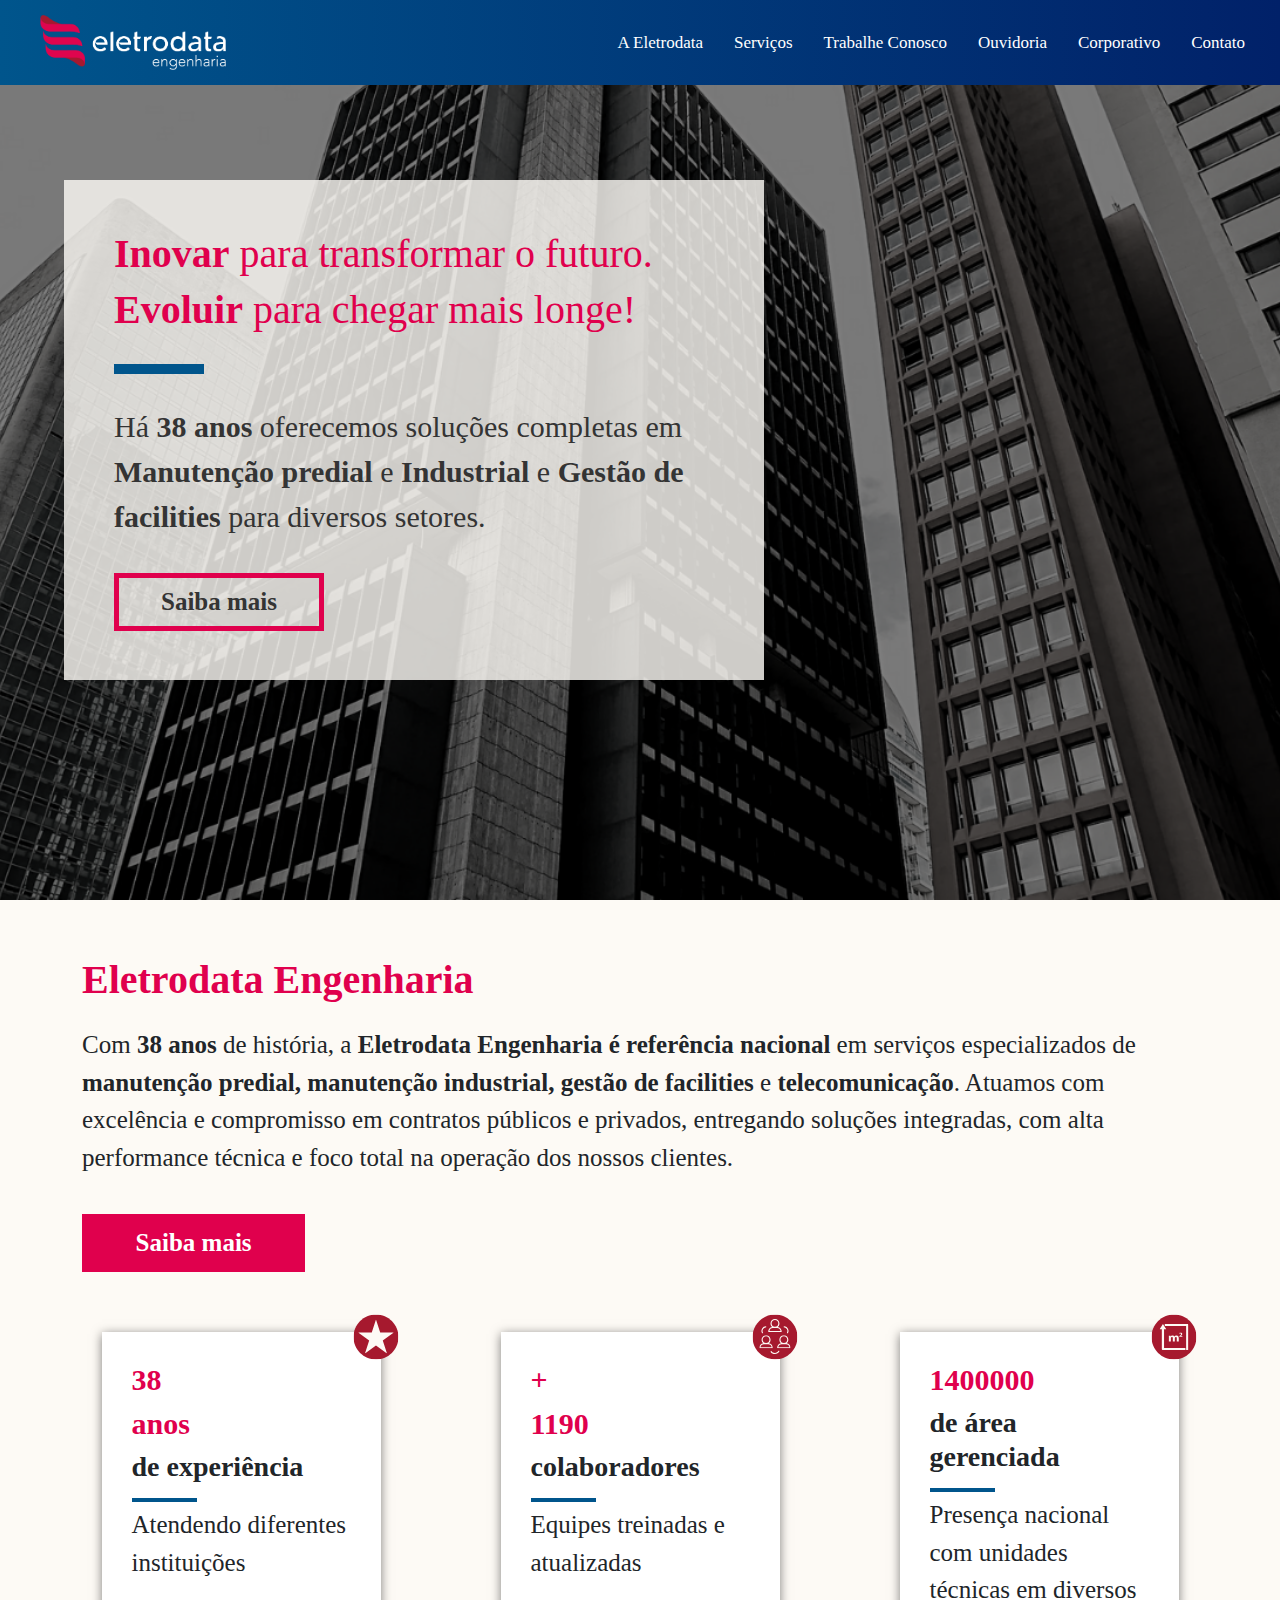
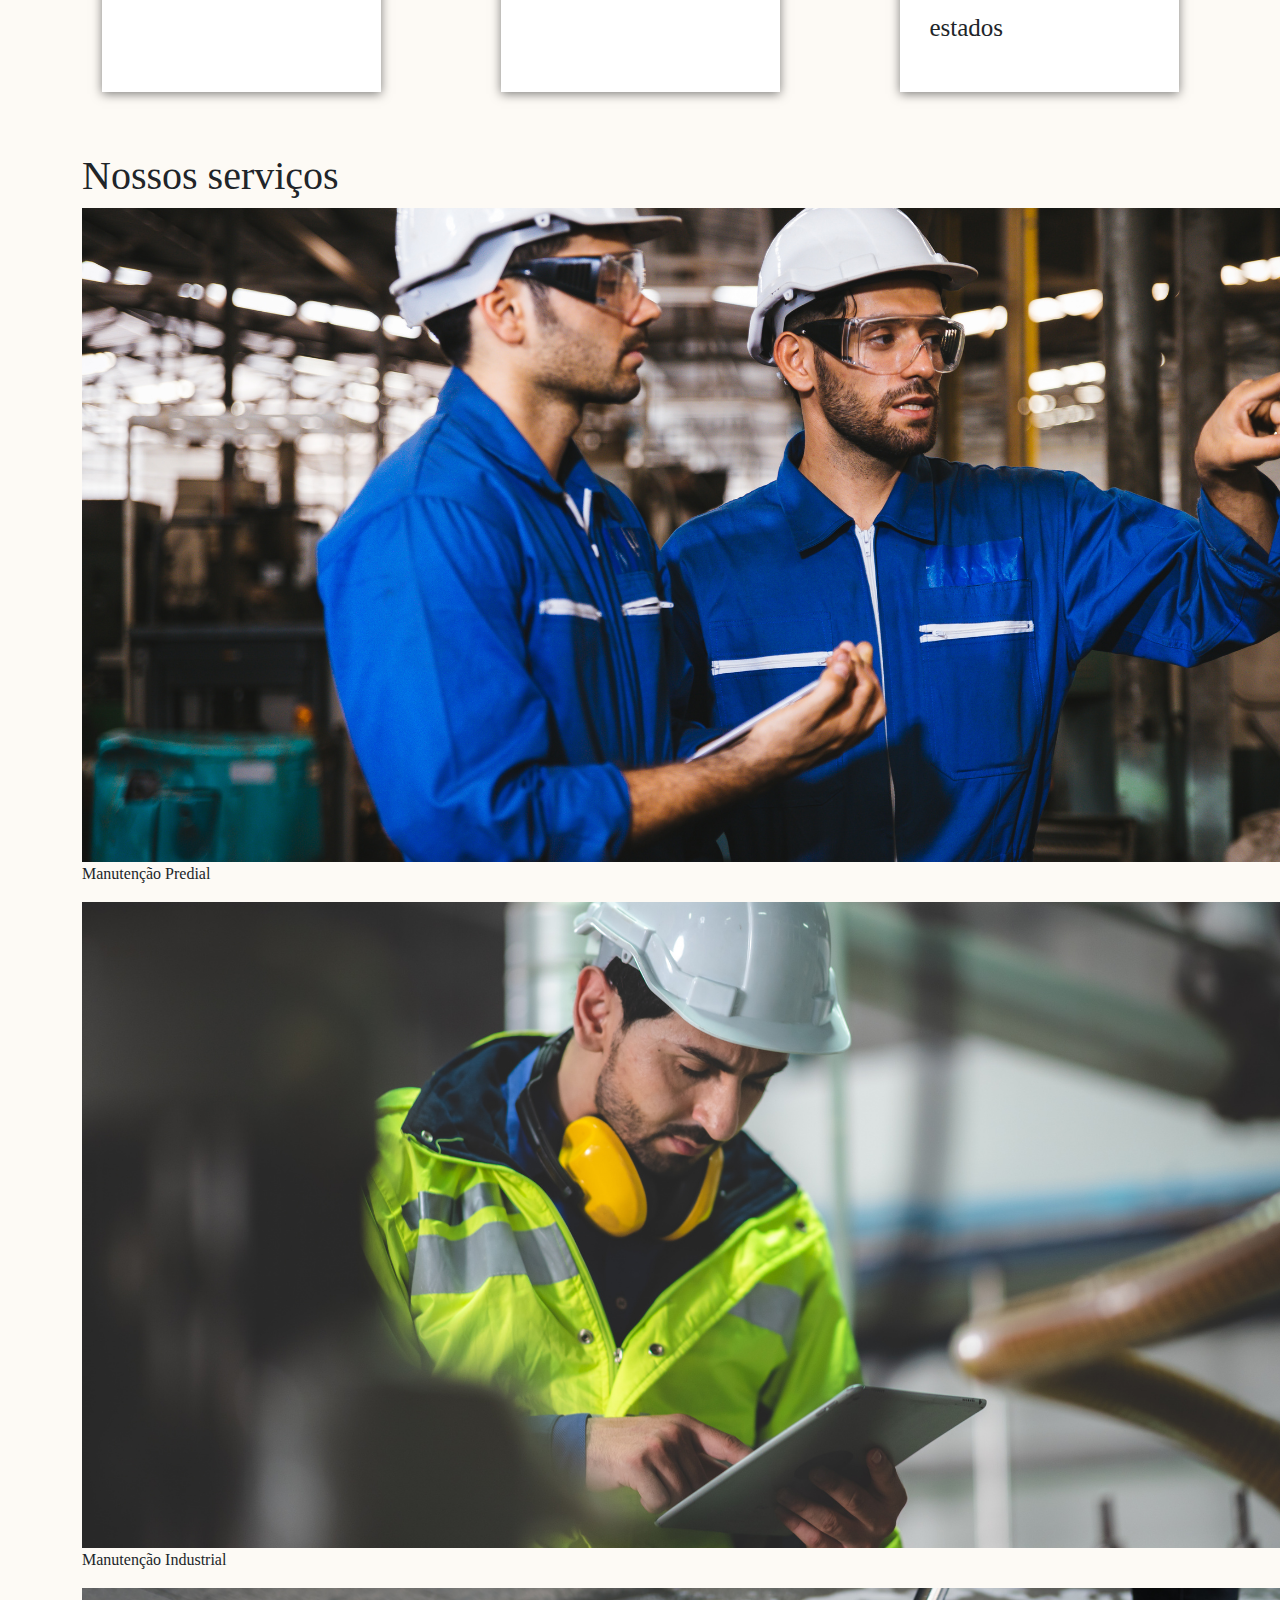
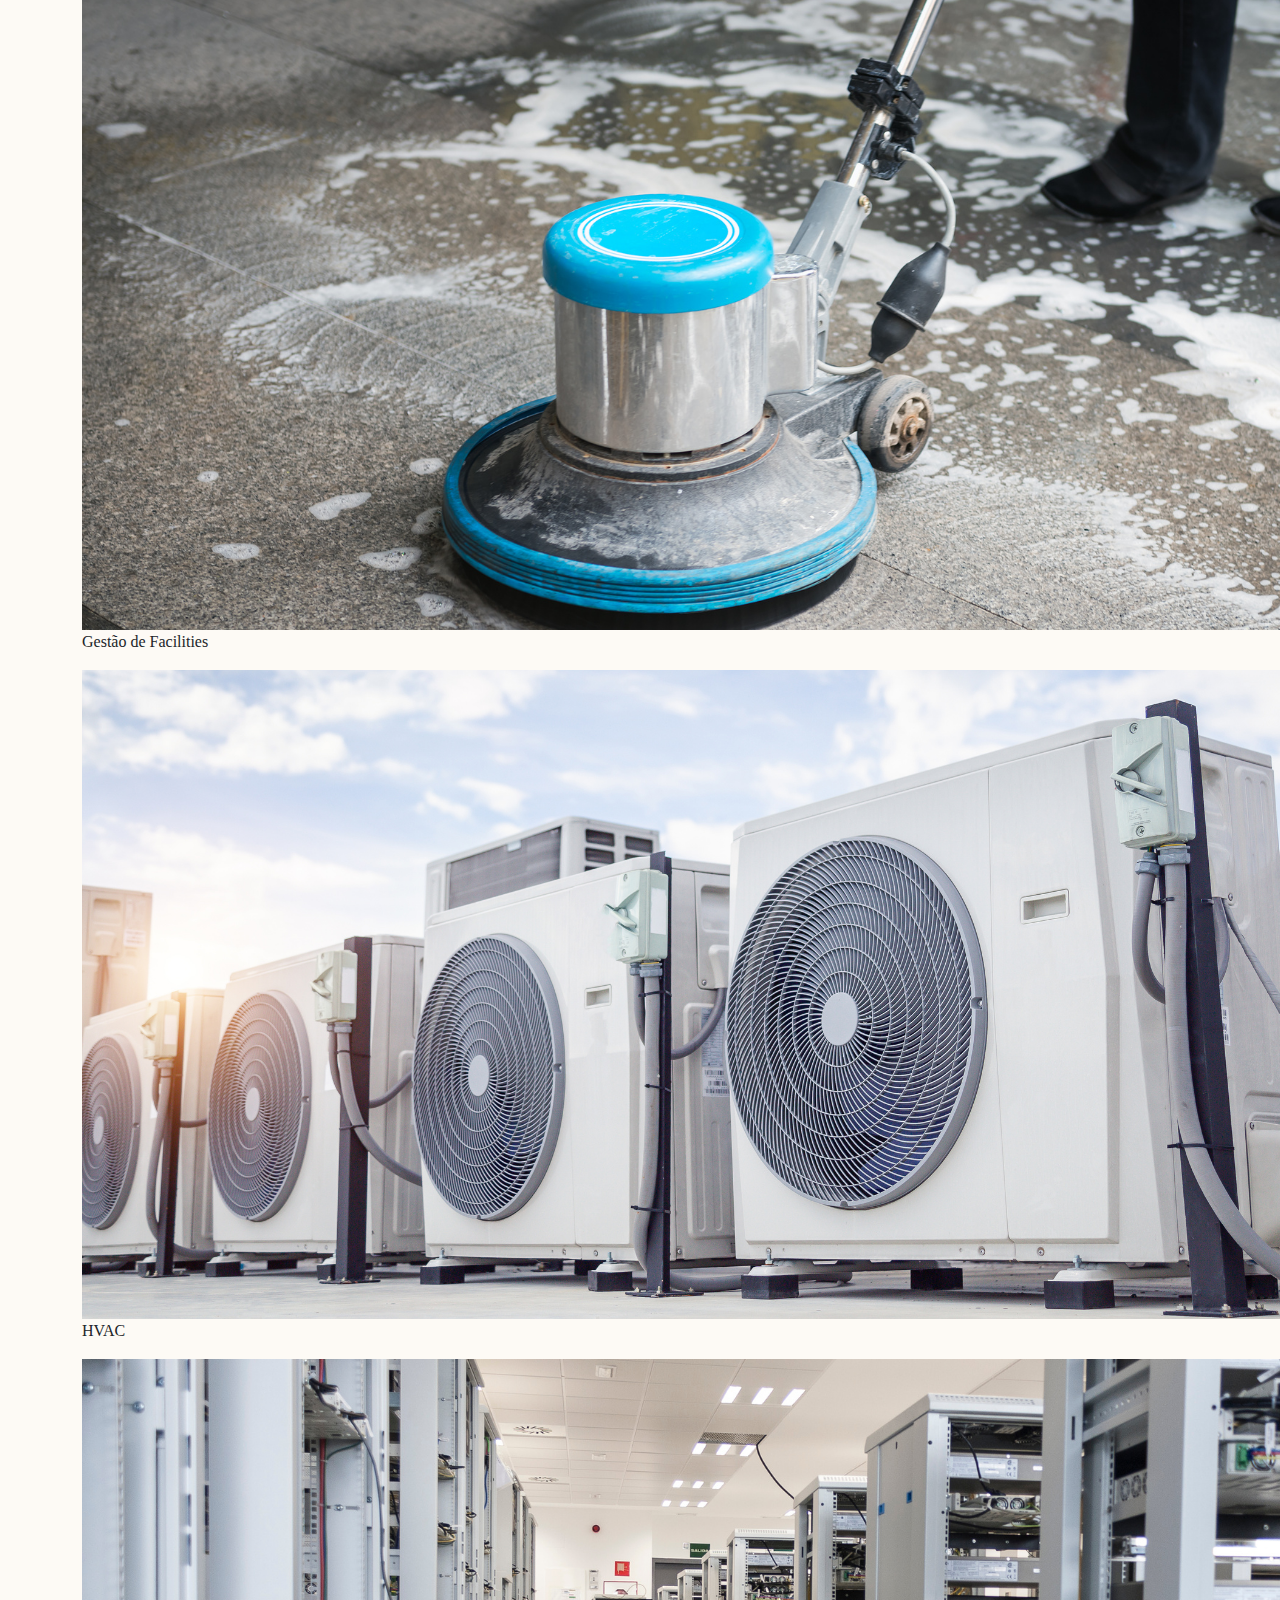
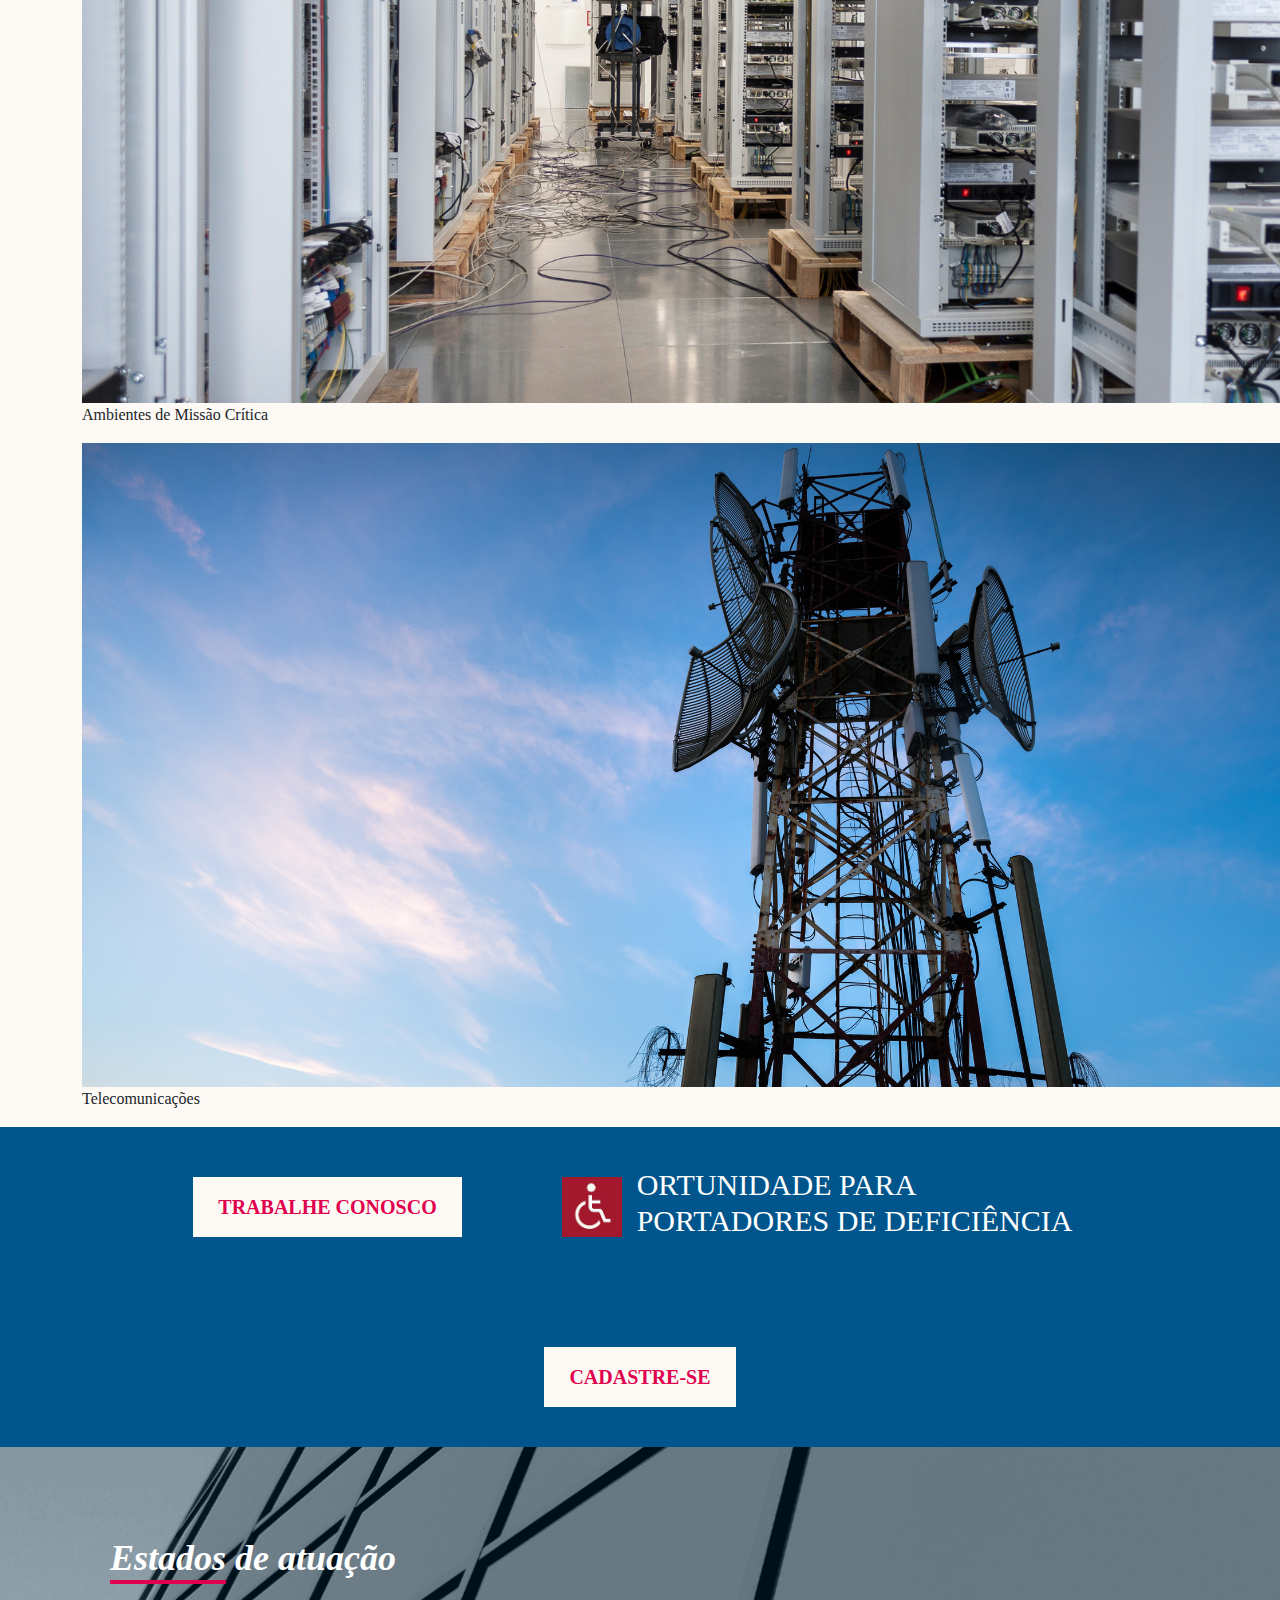
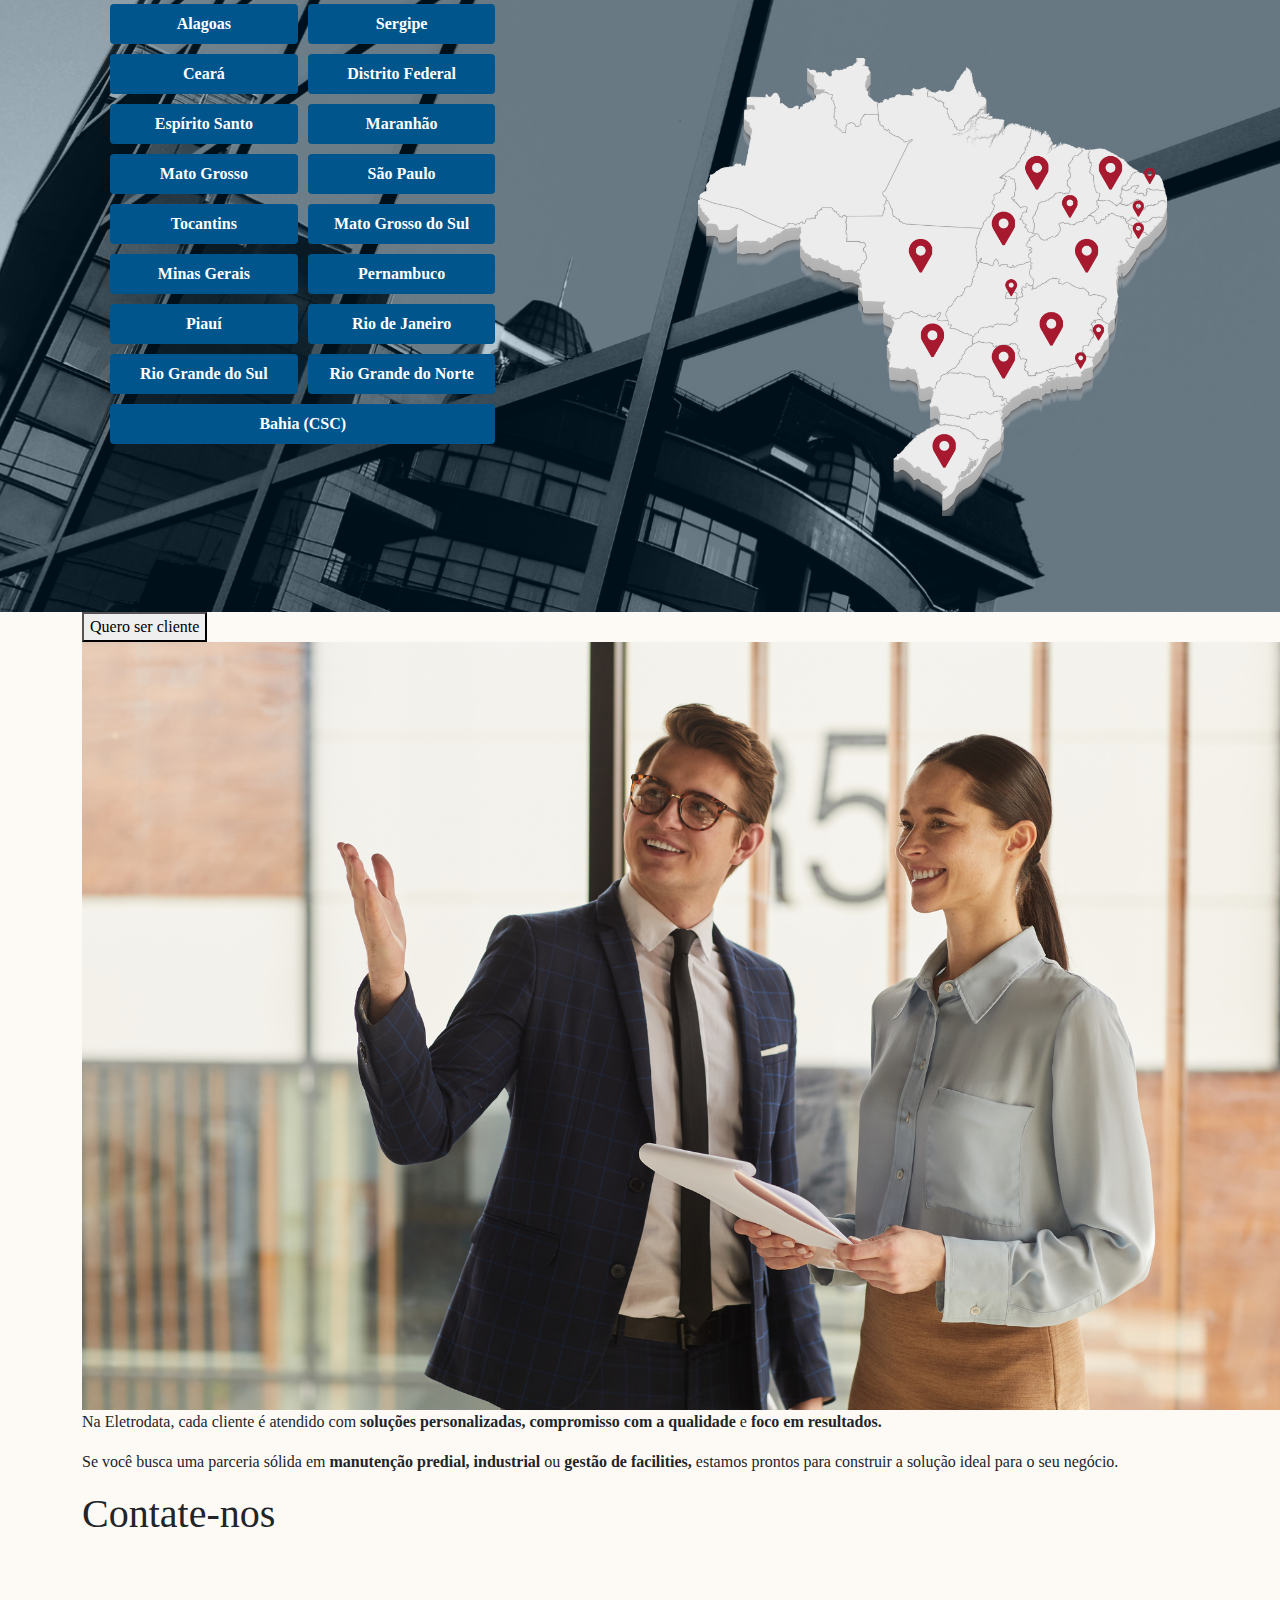
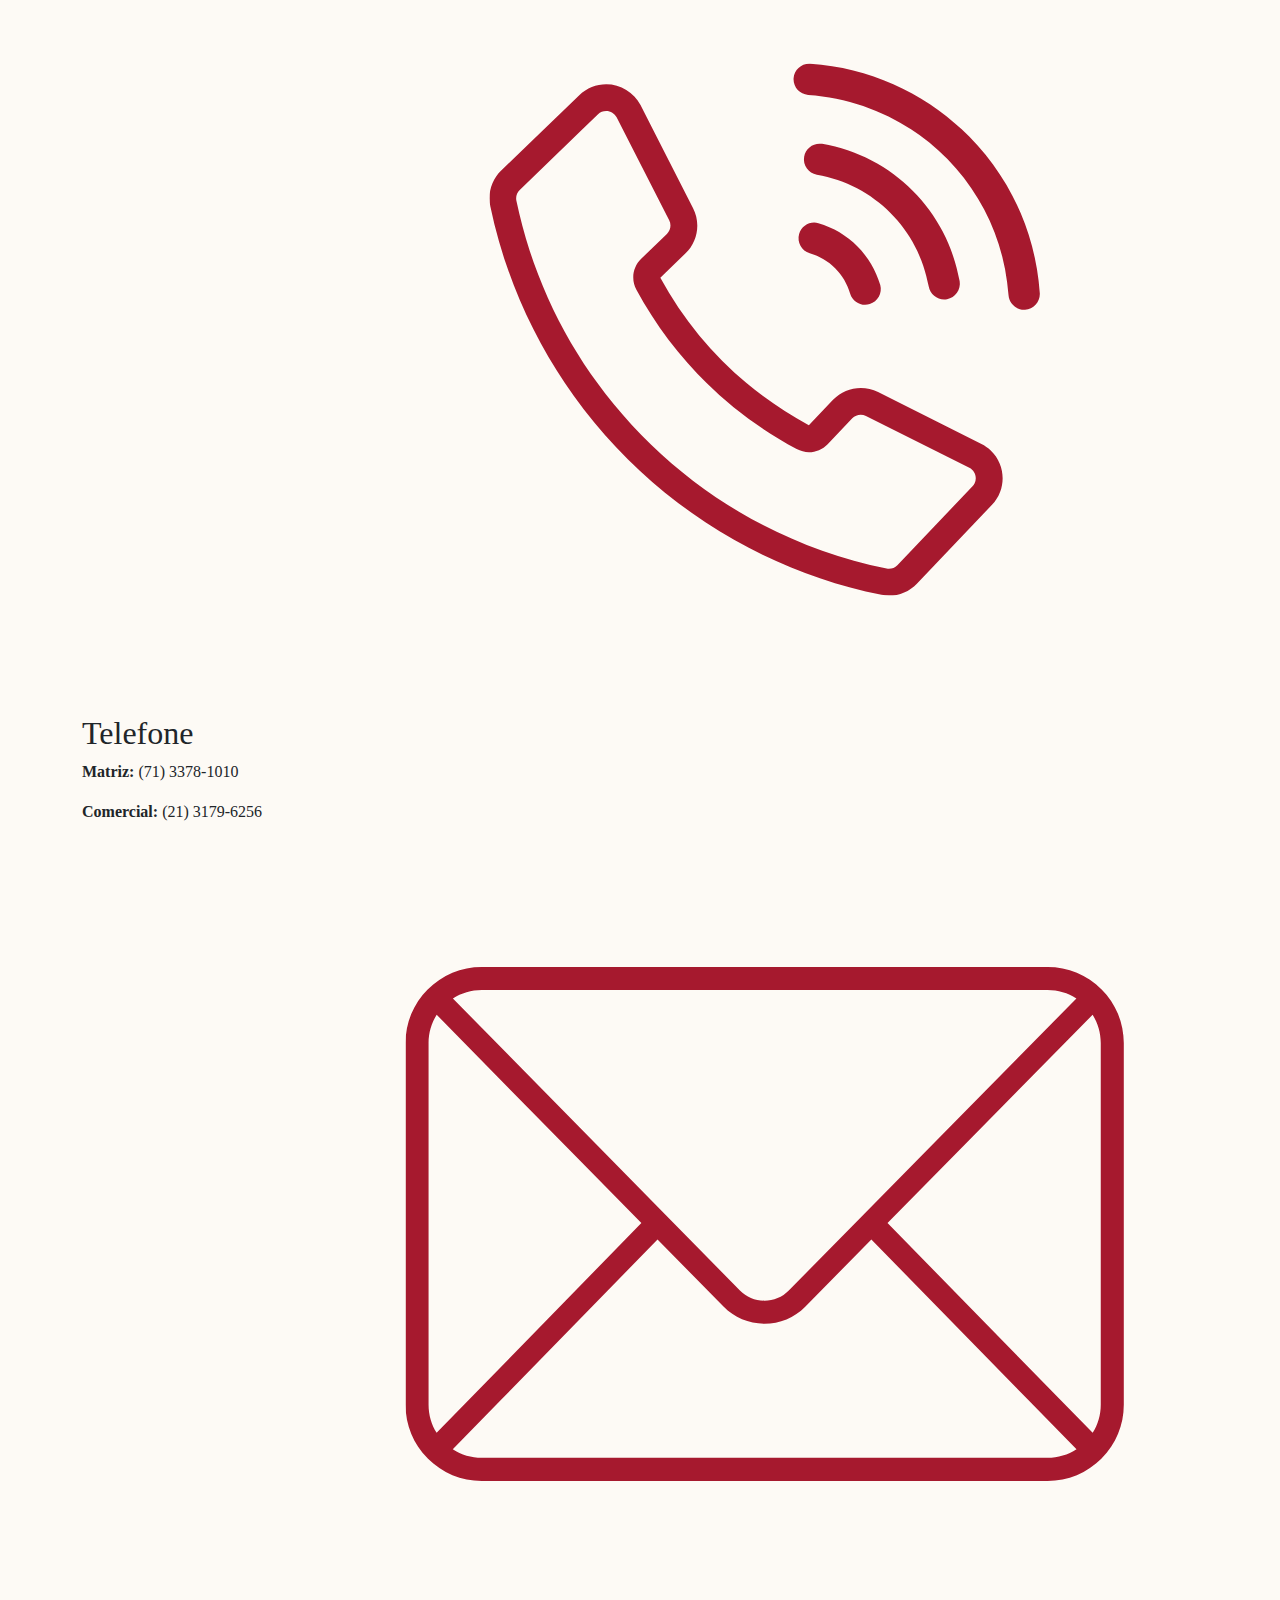
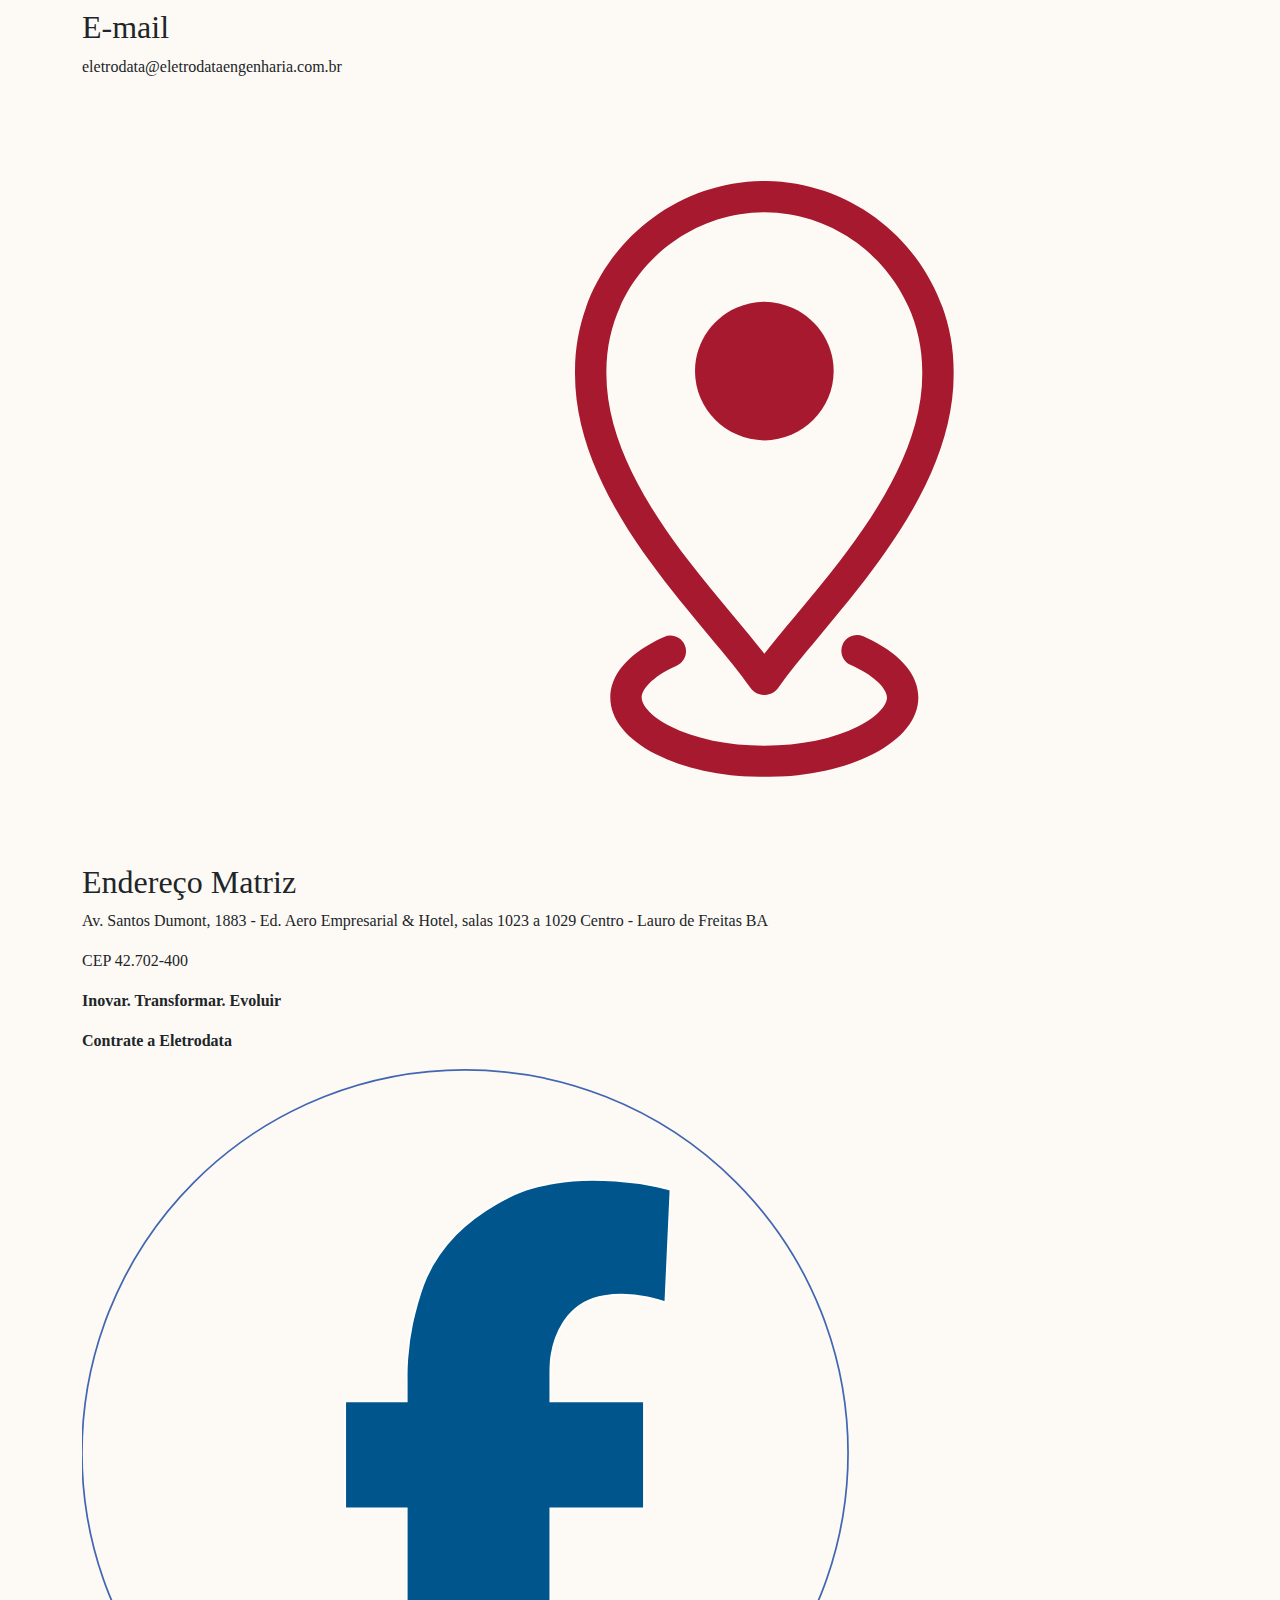
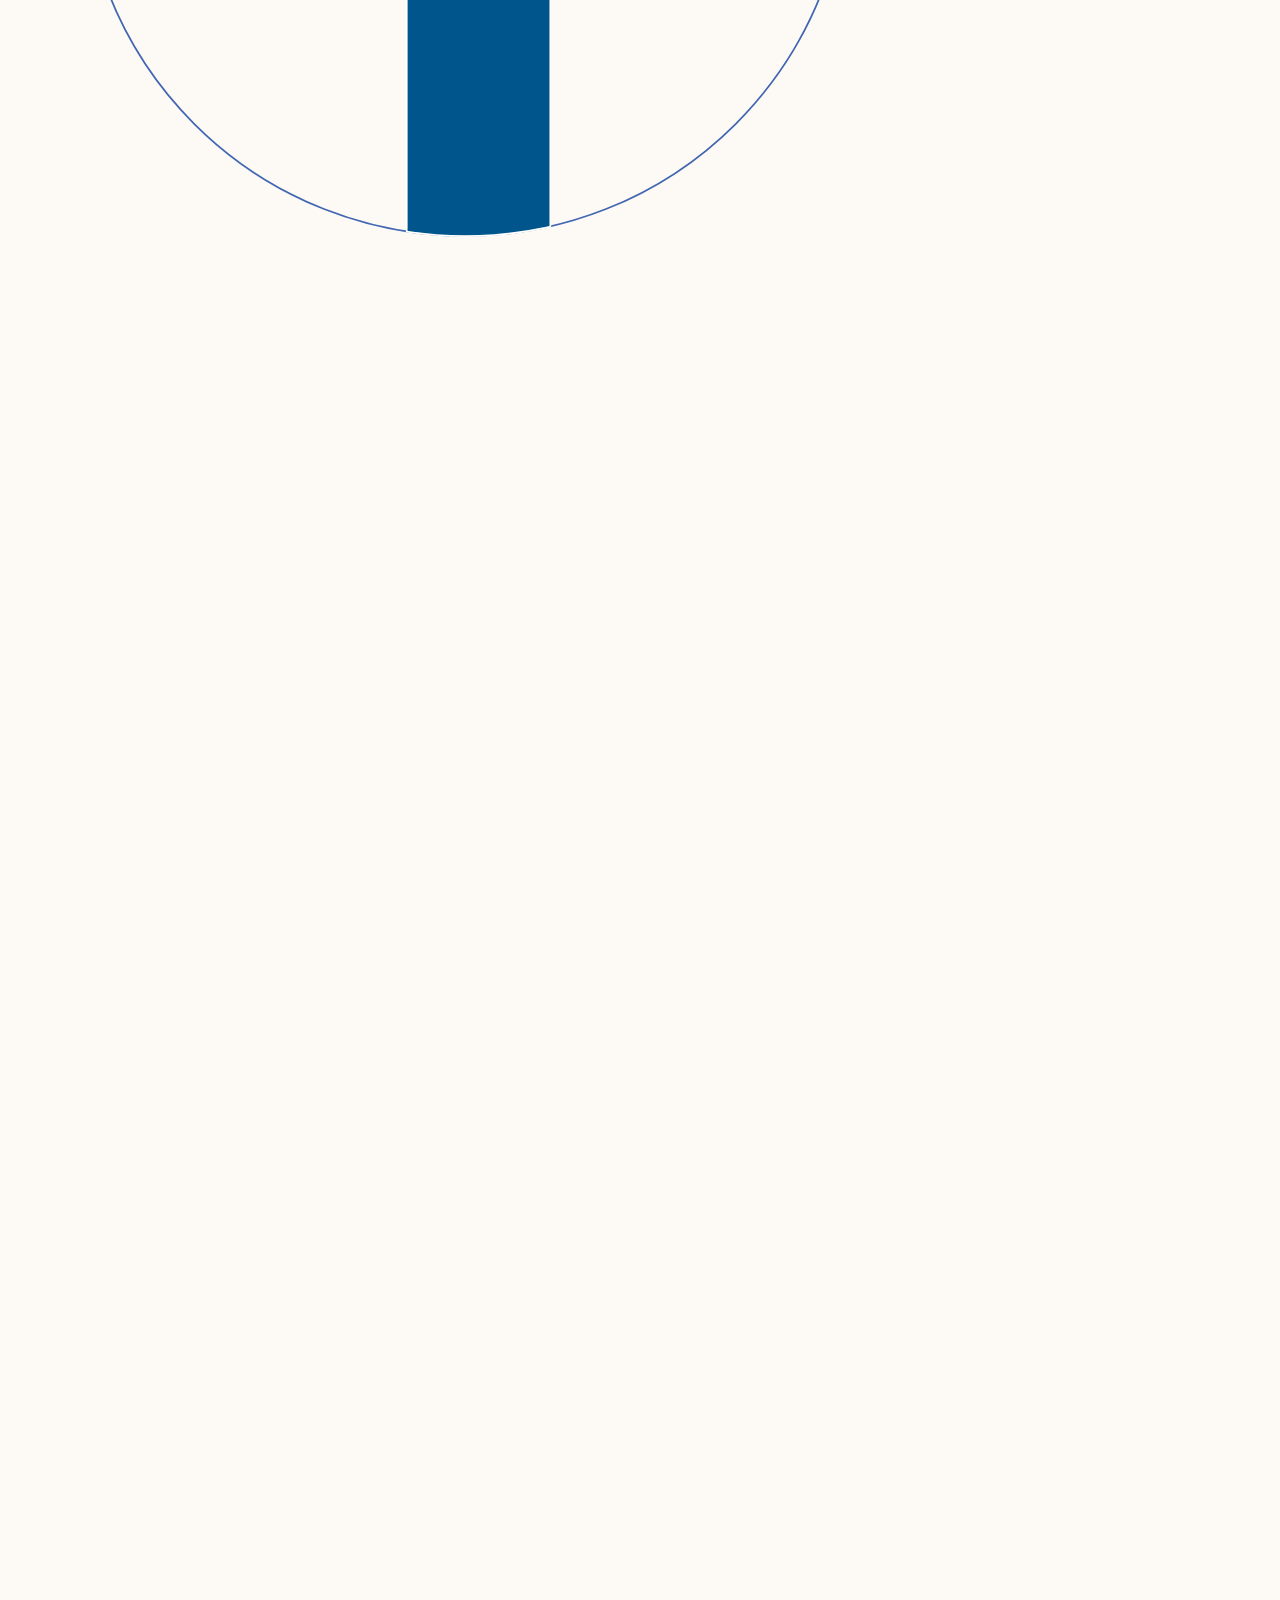
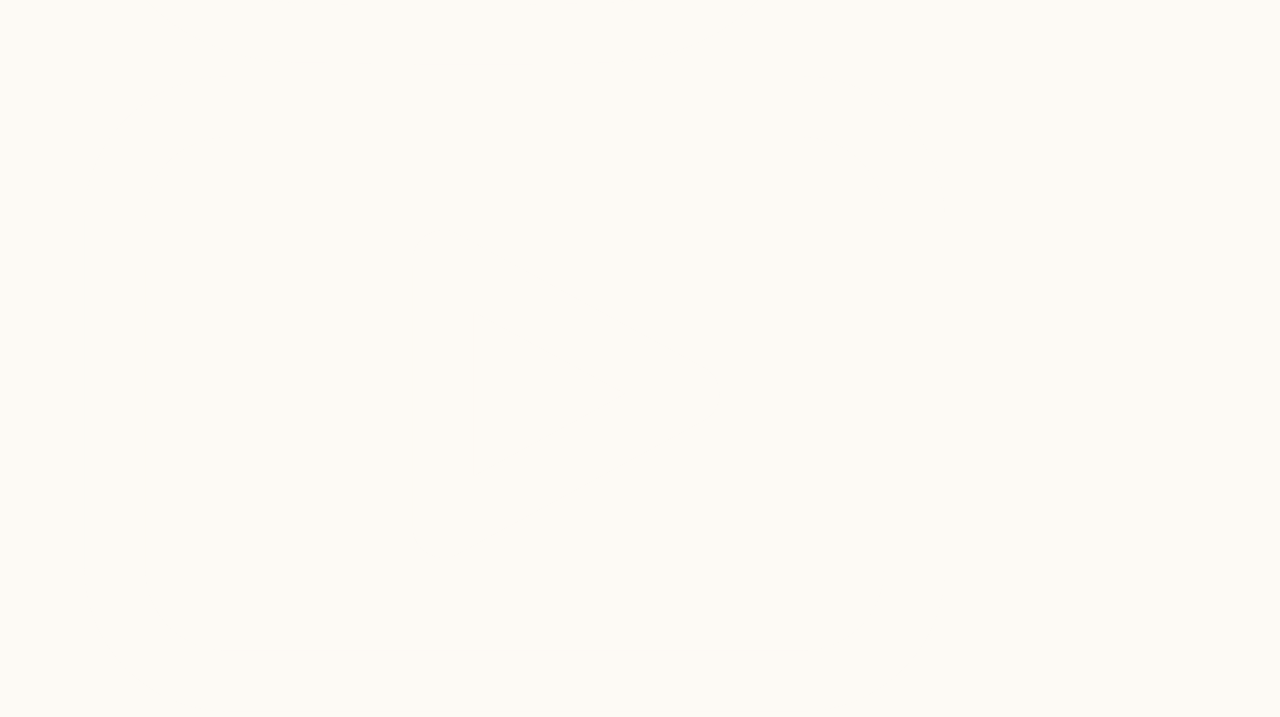
<file: index.html>
<!DOCTYPE html>
<html lang="pt-br">
<head>
  <meta charset="UTF-8">
  <meta name="viewport" content="width=device-width, initial-scale=1">
  <title>Eletrodata Engenharia</title>
  <link rel="icon" href="logo1.png">
  <link href="https://cdn.jsdelivr.net/npm/bootstrap@5.3.3/dist/css/bootstrap.min.css" rel="stylesheet">
  <link rel="stylesheet" href="style.css">
</head>

<body>

    <!-- Navbar -->
  <nav class="navbar navbar-expand-lg navbar-gradient fixed-top">
    <div class="container-fluid">
      <a class="navbar-brand" href="index.html">
        <img src="Logo.png" alt="Logo Eletrodata">
      </a>
      <button class="navbar-toggler text-white" type="button" data-bs-toggle="collapse" data-bs-target="#navmenu">
        <span class="navbar-toggler-icon"></span>
      </button>

      <div class="collapse navbar-collapse justify-content-end" id="navmenu">
        <ul class="navbar-nav">
          <li class="nav-item dropdown">
            <a class="nav-link" href="#">
              A Eletrodata
            </a>
            <ul class="dropdown-menu">
              <li><a class="dropdown-item" href="#">Quem Somos</a></li>
              <li><a class="dropdown-item" href="#">Onde Estamos</a></li>
              <li><a class="dropdown-item" href="#">Ética e Compliance</a></li>
              <li><a class="dropdown-item" href="#">Canais de relacionamento</a></li>
            </ul>
          </li>

          <li class="nav-item dropdown">
            <a class="nav-link" href="#">
              Serviços
            </a>
            <ul class="dropdown-menu">
              <li><a class="dropdown-item" href="#">Manutenção Predial e Industrial</a></li>
              <li><a class="dropdown-item" href="#">Gestão de Facilities</a></li>
              <li><a class="dropdown-item" href="#">Gestão de Sistemas Críticos</a></li>
              <li><a class="dropdown-item" href="#">HVAC</a></li>
              <li><a class="dropdown-item" href="#">Telecomunicações</a></li>
              <li><a class="dropdown-item" href="#">Construção Civil</a></li>
            </ul>
          </li>

          <li class="nav-item">
            <a class="nav-link" href="#">Trabalhe Conosco</a>
          </li>
          <li class="nav-item">
            <a class="nav-link" href="#">Ouvidoria</a>
          </li>

          <li class="nav-item dropdown">
            <a class="nav-link" href="#">
              Corporativo
            </a>
            <ul class="dropdown-menu">
              <li><a class="dropdown-item" href="https://webmail.eletrodataengenharia.com.br/">Webmail</a></li>
              <li><a class="dropdown-item" href="https://www.dropbox.com/scl/fo/9wzatyvy8f4n39ykdo8v1/AF5zCEoeKIyqBXG5KF_z0X8?rlkey=rjaojz6cvo1uxaey7tdfz9mgr&dl=0">PGI</a></li>
              <li><a class="dropdown-item" href="https://portais.eletrodataengenharia.com.br/users/login">MHSW</a></li>
            </ul>
          </li>

          <li class="nav-item">
            <a class="nav-link" href="#">Contato</a>
          </li>
        </ul>
      </div>
    </div>
  </nav>

  <!--HERO-->
  <section class="hero">
    <div class="overlay"></div>
    <div class="container">
      <h1><strong>Inovar</strong> para transformar o futuro.</h1>
      <h1><strong>Evoluir</strong> para chegar mais longe!</h1>
      <div class="linha"></div>
      <p>Há <strong>38 anos</strong> oferecemos soluções completas em <strong>Manutenção predial</strong> e <strong>Industrial</strong> e <strong>Gestão de facilities</strong> para diversos setores.</p>
      <button class="botao">Saiba mais</button>
    </div>
  </section>

  <!--SOBRE-->
  <section class="sobre">
    <div class="container">
      <h1>Eletrodata Engenharia</h1>
      <div class="linha"></div>
      <p>Com <strong>38 anos</strong> de história, a <strong>Eletrodata Engenharia é referência nacional</strong> em serviços especializados de <strong>manutenção predial, manutenção industrial, gestão de facilities</strong> e <strong>telecomunicação</strong>. Atuamos com excelência e compromisso em contratos públicos e privados, entregando soluções integradas, com alta performance técnica e foco total na operação dos nossos clientes.</p>
      <button class="botao-sobre">Saiba mais</button>

      <div class="sobre-cards">
        <div class="card">
          <div class="icone">
            <img src="2.svg" alt="ícone estrela">
          </div>
          <div class="numero-linha">
            <h2 class="contador" data-target="38">0</h2>
            <h2>anos</h2>
          </div>
          <h3>de experiência</h3>
          <div class="linha"></div>
          <p>Atendendo diferentes instituições</p>
        </div>

        <div class="card">
          <div class="icone">
            <img src="3.svg" alt="ícone estrela">
          </div>
          <div class="numero-linha">
            <h2>+</h2>
            <h2 class="contador" data-target="3400">0</h2>
          </div>
          <h3>colaboradores</h3>
          <div class="linha"></div>
          <p>Equipes treinadas e atualizadas</p>
        </div>

        <div class="card">
          <div class="icone">
            <img src="4.svg" alt="ícone estrela">
          </div>
          <div class="numero-linha">
            <h2 class="contador" data-target="4000000" data-format="milhoes">0</h2>
          </div>
          <h3>de área gerenciada</h3>
          <div class="linha"></div>
          <p>Presença nacional com unidades técnicas em diversos estados</p>
        </div>
      </div>

    </div>
  </section>


  <!--NOSSOS SERVIÇOS-->

  <section class="servicos">
    <div class="container">
      <h1>Nossos serviços</h1>
      <div class="linha"></div>

      <div class="cards-servicos">
        <div class="card-servico">
          <img src="predial.png" alt="Serviço 1">
          <p>Manutenção Predial</p>
        </div>

        <div class="card-servico">
          <img src="industrial.png" alt="Serviço 2">
          <p>Manutenção Industrial</p>
        </div>

        <div class="card-servico">
          <img src="facilities.png" alt="Serviço 3">
          <p>Gestão de Facilities</p>
        </div>

        <div class="card-servico">
          <img src="HVAC.png" alt="Serviço 4">
          <p>HVAC</p>
        </div>

        <div class="card-servico">
          <img src="ambientes.png" alt="Serviço 5">
          <p>Ambientes de Missão Crítica</p>
        </div>

        <div class="card-servico">
          <img src="telecom.png" alt="Serviço 6">
          <p>Telecomunicações</p>
        </div>
      </div>
  </div>
</section>


  <!--OPORTUNIDADE-->

  <section class="oportunidade">
    <div class="container">
      <button>TRABALHE CONOSCO</button>
      <div class="deficiente">
        <img src="7.svg.jpg" alt="">
        <h1>ORTUNIDADE PARA PORTADORES DE DEFICIÊNCIA</h1>
      </div>
      <button>CADASTRE-SE</button>
    </div>
  </section>


  <!--ESTADOS-->

  <section class="estados">
    <div class="overlay"></div>
    <div class="container">

      <div class="conteudo-esquerdo">
        <h1>Estados de atuação</h1>
        <div class="linha"></div>
        <div class="lista-estados">
          <p>Alagoas</p>
          <p>Sergipe</p>
          <p>Ceará</p>
          <p>Distrito Federal</p>
          <p>Espírito Santo</p>
          <p>Maranhão</p>
          <p>Mato Grosso</p>
          <p>São Paulo</p>
          <p>Tocantins</p>
          <p>Mato Grosso do Sul</p>
          <p>Minas Gerais</p>
          <p>Pernambuco</p>
          <p>Piauí</p>
          <p>Rio de Janeiro</p>
          <p>Rio Grande do Sul</p>
          <p>Rio Grande do Norte</p>
          <p>Bahia (CSC)</p>
        </div>
      </div>
      
      <div class="mapa">
        <img src="5.png" alt="mapa">
      </div>
    
    </div>
  </section>


  <!--CLIENTES-->

  <section class="cliente">
  <div class="container">
    <div class="esquerda">
      <button>Quero ser cliente</button>
      <img src="clientes.png" alt="">
    </div>

    <div class="direita">
      <p>Na Eletrodata, cada cliente é atendido com <strong>soluções personalizadas, compromisso com a qualidade</strong> e <strong>foco em resultados.</strong></p>

      <p>Se você busca uma parceria sólida em <strong>manutenção predial, industrial</strong> ou <strong>gestão de facilities,</strong> estamos prontos para construir a solução ideal para o seu negócio.</p>
    </div>
  </div>
</section>


<!--CONTATO-->

<section class="contato">
  <div class="container">
    <h1> Contate-nos</h1>
    <div class="linha"></div>

    <div class="contato-card">
        
      <div class="card-contato">
        <div class="icone-contato">
          <img src="8.svg" alt="">
        </div>
          <h2>Telefone</h2>
          <p><strong>Matriz:</strong> (71) 3378-1010</p>
          <p><strong>Comercial:</strong> (21) 3179-6256</p>
        </div>

        <div class="card-contato">
          <div class="icone-contato">
            <img src="9.svg" alt="">
          </div>
          <h2>E-mail</h2>
          <p class="margin">eletrodata@eletrodataengenharia.com.br</p>
        </div>

        <div class="card-contato">
          <div class="icone-contato">
            <img src="10.svg" alt="">
          </div>
          <h2>Endereço Matriz</h2>
          <p>Av. Santos Dumont, 1883 - Ed. Aero Empresarial & Hotel, salas 1023 a 1029 Centro - Lauro de Freitas BA</p>
          <p>CEP 42.702-400</p>
        </div>
      </div>

  </div>
</section>

<footer>
  <div class="container">
    <p><strong>Inovar. Transformar. Evoluir</strong></p>

    <div class="social">
      <p><strong>Contrate a Eletrodata</strong></p>
      <a href="#"><img src="12.png" alt="Facebook"></a>
      <a href="#"><img src="13.png" alt="LinkedIn"></a>
      <a href="#"><img src="14.png" alt="Instagram"></a>
      <a href="#"><img class="youtube" src="15.png" alt="YouTube"></a>
    </div>
  </div>
</footer>


  <script src="https://cdn.jsdelivr.net/npm/bootstrap@5.3.3/dist/js/bootstrap.bundle.min.js"></script>
  <script src="script.js"></script>
</body>
</html>
</file>
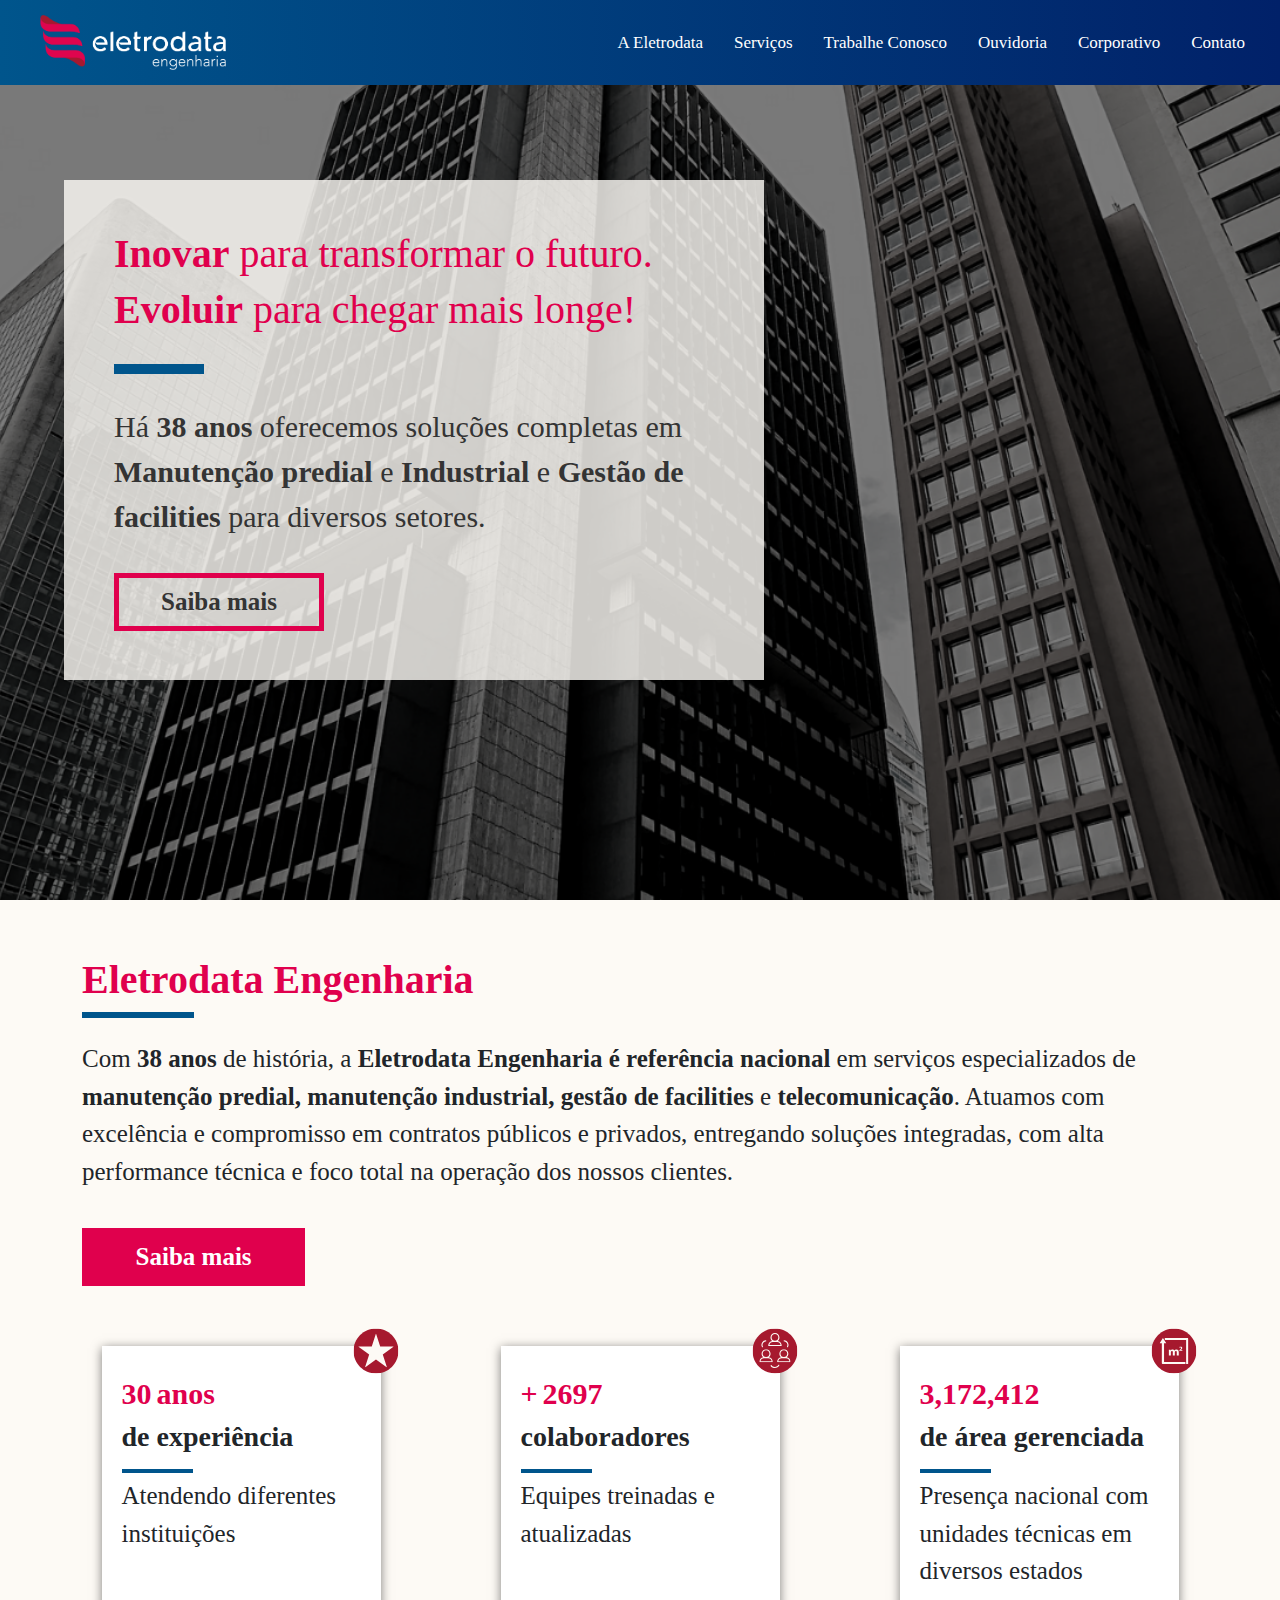
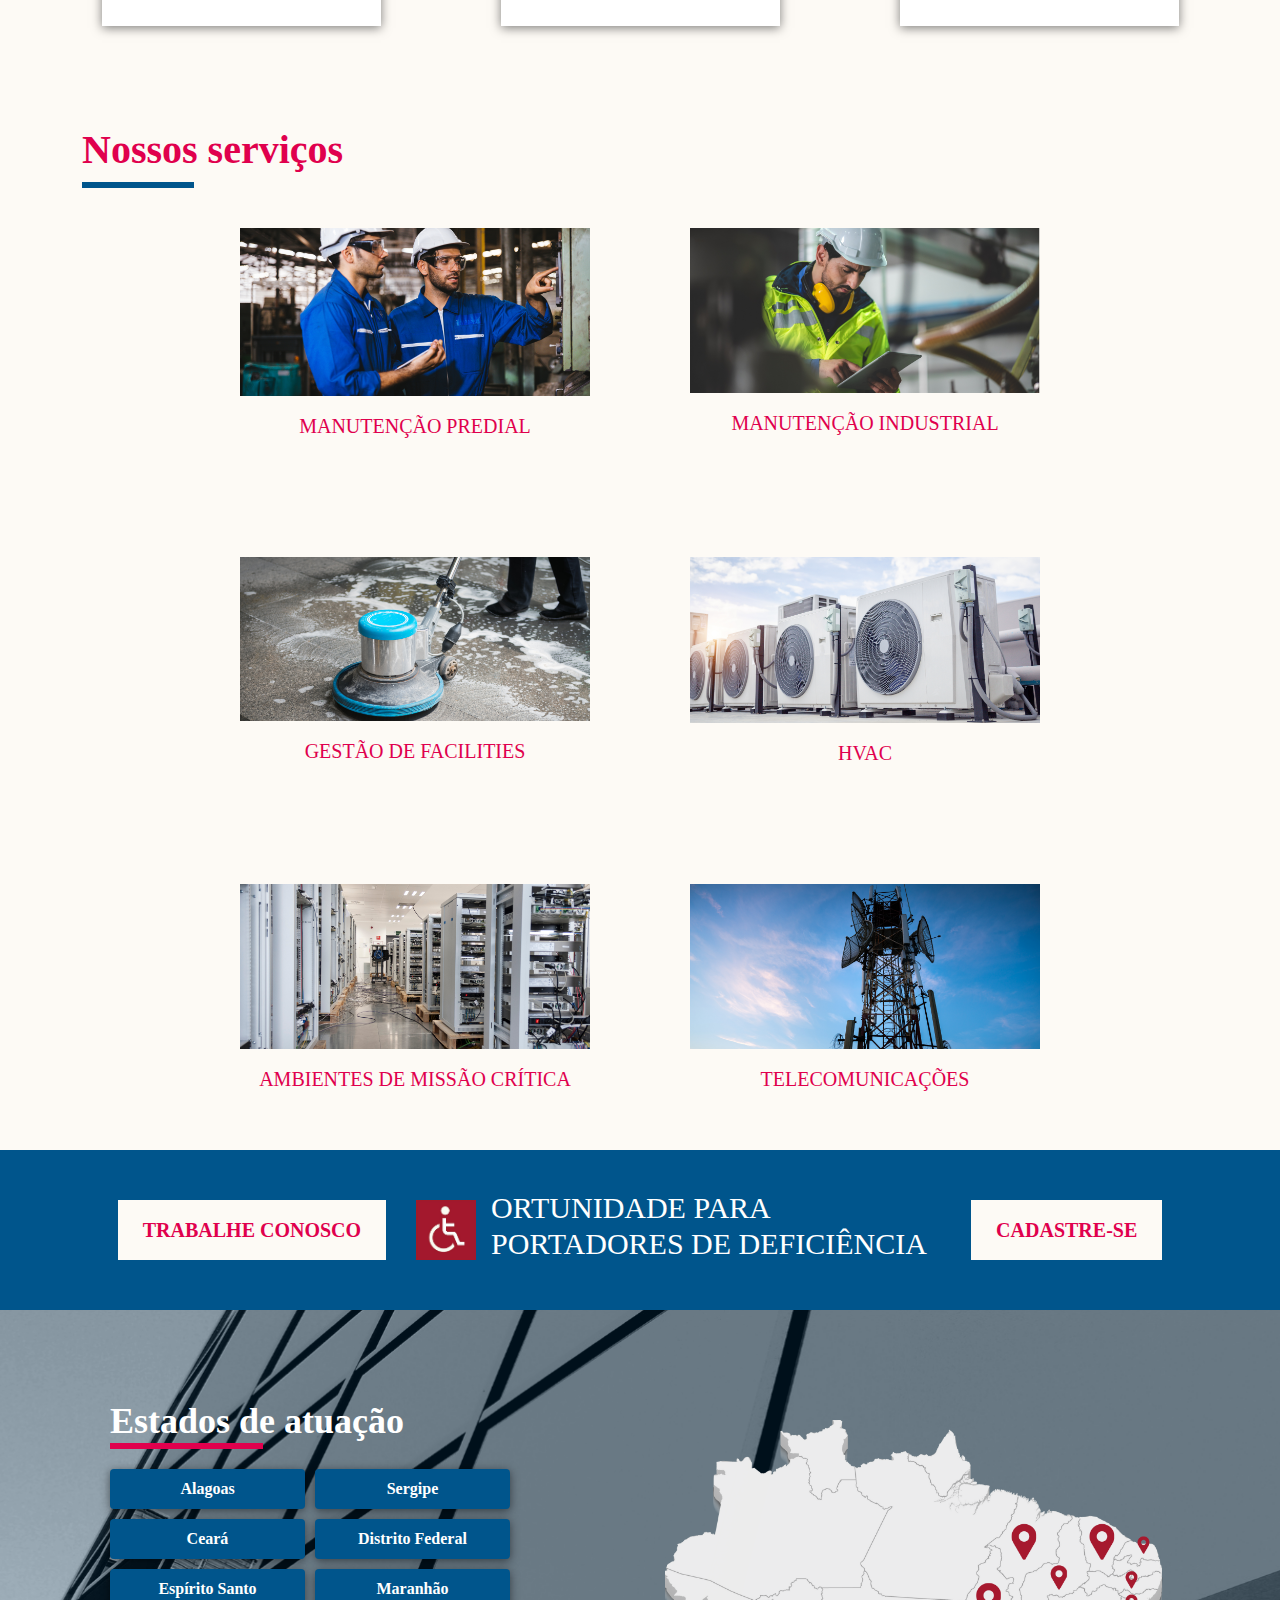
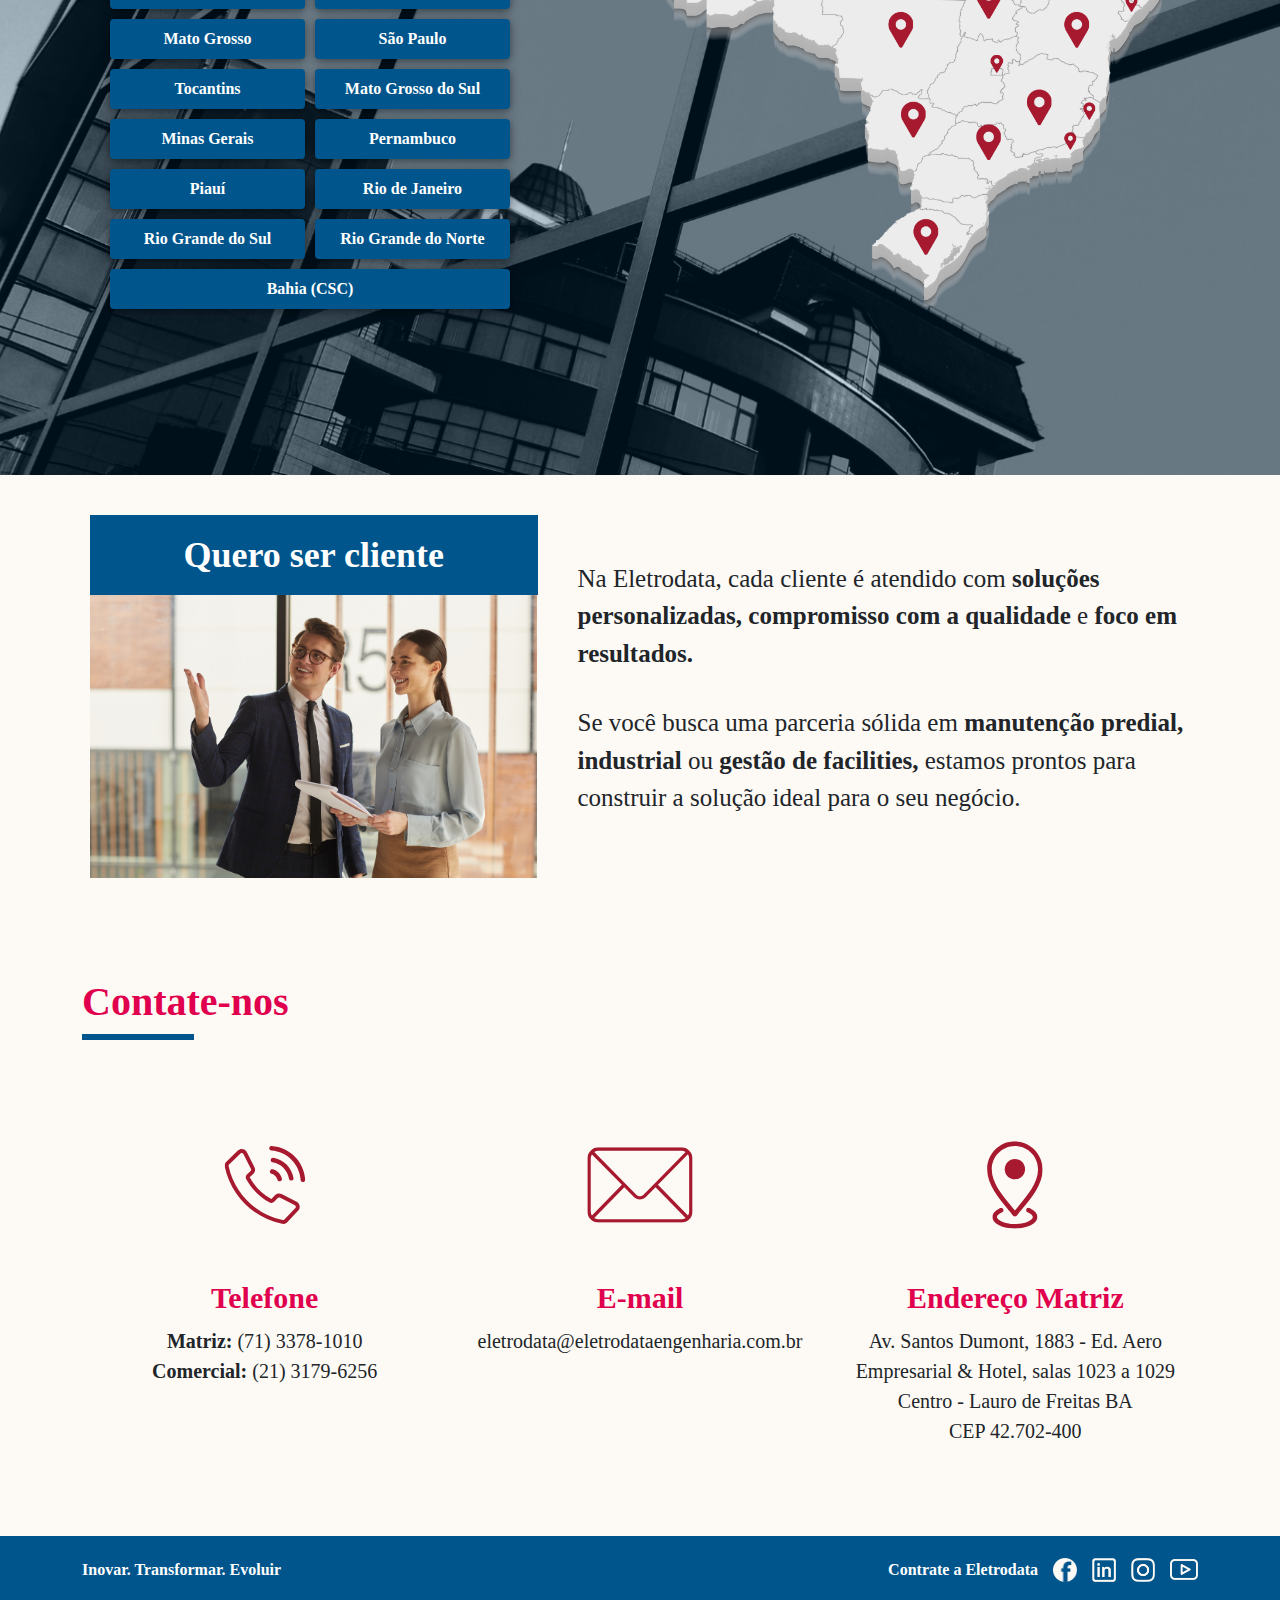
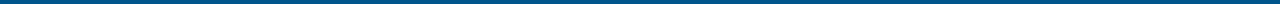
<file: templates/index.html>
<!DOCTYPE html>
<html lang="pt-br">
<head>
  <meta charset="UTF-8">
  <meta name="viewport" content="width=device-width, initial-scale=1">
  <title>Eletrodata Engenharia</title>
  <link rel="icon" href="../media/logo1.png">
  <link href="https://cdn.jsdelivr.net/npm/bootstrap@5.3.3/dist/css/bootstrap.min.css" rel="stylesheet">
  <link rel="stylesheet" href="../static/css/base.css">
  <link rel="stylesheet" href="../static/css/style.css">
</head>

<body>

    <!-- Navbar -->
  <nav class="navbar navbar-expand-lg navbar-gradient fixed-top">
    <div class="container-fluid">
      <a class="navbar-brand" href="index.html">
        <img src="../media/Logo.png" alt="Logo Eletrodata">
      </a>
      <button class="navbar-toggler text-white" type="button" data-bs-toggle="collapse" data-bs-target="#navmenu">
        <span class="navbar-toggler-icon"></span>
      </button>

      <div class="collapse navbar-collapse justify-content-end" id="navmenu">
        <ul class="navbar-nav">
          <li class="nav-item dropdown">
            <a class="nav-link" href="#">
              A Eletrodata
            </a>
            <ul class="dropdown-menu">
              <li><a class="dropdown-item" href="sobre.html">Quem Somos</a></li>
              <li><a class="dropdown-item" href="etica_compliance.html">Ética e Compliance</a></li>
              <li><a class="dropdown-item" href="#">Política de Pivacidade</a></li>
              <li><a class="dropdown-item" href="#">Segmentos e Clientes</a></li>
            </ul>
          </li>

          <li class="nav-item dropdown">
            <a class="nav-link" href="#">
              Serviços
            </a>
            <ul class="dropdown-menu">
              <li><a class="dropdown-item" href="#">Manutenção Predial e Industrial</a></li>
              <li><a class="dropdown-item" href="#">Gestão de Facilities</a></li>
              <li><a class="dropdown-item" href="#">Gestão de Sistemas Críticos</a></li>
              <li><a class="dropdown-item" href="#">HVAC</a></li>
              <li><a class="dropdown-item" href="#">Telecomunicações</a></li>
              <li><a class="dropdown-item" href="#">Construção Civil</a></li>
            </ul>
          </li>

          <li class="nav-item">
            <a class="nav-link" href="#">Trabalhe Conosco</a>
          </li>
          <li class="nav-item">
            <a class="nav-link" href="#">Ouvidoria</a>
          </li>

          <li class="nav-item dropdown">
            <a class="nav-link" href="#">
              Corporativo
            </a>
            <ul class="dropdown-menu">
              <li><a class="dropdown-item" href="https://webmail.eletrodataengenharia.com.br/">Webmail</a></li>
              <li><a class="dropdown-item" href="https://www.dropbox.com/scl/fo/9wzatyvy8f4n39ykdo8v1/AF5zCEoeKIyqBXG5KF_z0X8?rlkey=rjaojz6cvo1uxaey7tdfz9mgr&dl=0">PGI</a></li>
              <li><a class="dropdown-item" href="https://portais.eletrodataengenharia.com.br/users/login">MHSW</a></li>
            </ul>
          </li>

          <li class="nav-item">
            <a class="nav-link" href="#Contato">Contato</a>
          </li>
        </ul>
      </div>
    </div>
  </nav>

  <!--HERO-->
  <section class="hero" id="hero">
    <div class="overlay"></div>
    <div class="container">
      <h1><strong>Inovar</strong> para transformar o futuro.</h1>
      <h1><strong>Evoluir</strong> para chegar mais longe!</h1>
      <div class="linha"></div>
      <p>Há <strong>38 anos</strong> oferecemos soluções completas em <strong>Manutenção predial</strong> e <strong>Industrial</strong> e <strong>Gestão de facilities</strong> para diversos setores.</p>
      <button class="botao">Saiba mais</button>
    </div>
  </section>

  <!--SOBRE-->
  <section class="sobre">
    <div class="container">
      <h1>Eletrodata Engenharia</h1>
      <div class="linha"></div>
      <p>Com <strong>38 anos</strong> de história, a <strong>Eletrodata Engenharia é referência nacional</strong> em serviços especializados de <strong>manutenção predial, manutenção industrial, gestão de facilities</strong> e <strong>telecomunicação</strong>. Atuamos com excelência e compromisso em contratos públicos e privados, entregando soluções integradas, com alta performance técnica e foco total na operação dos nossos clientes.</p>
      <a href="sobre.html"><button class="botao-sobre">Saiba mais</button></a>

      <div class="sobre-cards">
        <div class="card">
          <div class="icone">
            <img src="../media/2.svg" alt="ícone estrela">
          </div>
          <div class="numero-linha">
            <h2 class="contador" data-target="38">0</h2>
            <h2>anos</h2>
          </div>
          <h3>de experiência</h3>
          <div class="linha"></div>
          <p>Atendendo diferentes instituições</p>
        </div>

        <div class="card">
          <div class="icone">
            <img src="../media/3.svg" alt="ícone estrela">
          </div>
          <div class="numero-linha">
            <h2>+</h2>
            <h2 class="contador" data-target="3400">0</h2>
          </div>
          <h3>colaboradores</h3>
          <div class="linha"></div>
          <p>Equipes treinadas e atualizadas</p>
        </div>

        <div class="card">
          <div class="icone">
            <img src="../media/4.svg" alt="ícone estrela">
          </div>
          <div class="numero-linha">
            <h2 class="contador" data-target="4000000" data-format="milhoes">0</h2>
          </div>
          <h3>de área gerenciada</h3>
          <div class="linha"></div>
          <p>Presença nacional com unidades técnicas em diversos estados</p>
        </div>
      </div>

    </div>
  </section>


  <!--NOSSOS SERVIÇOS-->

  <section class="servicos">
    <div class="container">
      <h1>Nossos serviços</h1>
      <div class="linha"></div>

      <div class="cards-servicos">
        <div class="card-servico">
          <img src="../media/predial.png" alt="Serviço 1">
          <p>Manutenção Predial</p>
        </div>

        <div class="card-servico">
          <img src="../media/industrial.png" alt="Serviço 2">
          <p>Manutenção Industrial</p>
        </div>

        <div class="card-servico">
          <img src="../media/facilities.png" alt="Serviço 3">
          <p>Gestão de Facilities</p>
        </div>

        <div class="card-servico">
          <img src="../media/HVAC.png" alt="Serviço 4">
          <p>HVAC</p>
        </div>

        <div class="card-servico">
          <img src="../media/ambientes.png" alt="Serviço 5">
          <p>Ambientes de Missão Crítica</p>
        </div>

        <div class="card-servico">
          <img src="../media/telecom.png" alt="Serviço 6">
          <p>Telecomunicações</p>
        </div>
      </div>
  </div>
</section>


  <!--OPORTUNIDADE-->

  <section class="oportunidade">
    <div class="container">
      <button>TRABALHE CONOSCO</button>
      <div class="deficiente">
        <img src="../media/7.svg.jpg" alt="deficiente">
        <h1>ORTUNIDADE PARA PORTADORES DE DEFICIÊNCIA</h1>
      </div>
      <button>CADASTRE-SE</button>
    </div>
  </section>


  <!--ESTADOS-->

  <section class="estados">
    <div class="overlay"></div>
    <div class="container">

      <div class="conteudo-esquerdo">
        <h1>Estados de atuação</h1>
        <div class="linha"></div>
        <div class="lista-estados">
          <p>Alagoas</p>
          <p>Sergipe</p>
          <p>Ceará</p>
          <p>Distrito Federal</p>
          <p>Espírito Santo</p>
          <p>Maranhão</p>
          <p>Mato Grosso</p>
          <p>São Paulo</p>
          <p>Tocantins</p>
          <p>Mato Grosso do Sul</p>
          <p>Minas Gerais</p>
          <p>Pernambuco</p>
          <p>Piauí</p>
          <p>Rio de Janeiro</p>
          <p>Rio Grande do Sul</p>
          <p>Rio Grande do Norte</p>
          <p>Bahia (CSC)</p>
        </div>
      </div>
      
      <div class="mapa">
        <img src="../media/5.png" alt="mapa">
      </div>
    
    </div>
  </section>


  <!--CLIENTES-->

  <section class="cliente">
  <div class="container">
    <div class="esquerda">
      <button>Quero ser cliente</button>
      <img src="../media/clientes.png" alt="">
    </div>

    <div class="direita">
      <p>Na Eletrodata, cada cliente é atendido com <strong>soluções personalizadas, compromisso com a qualidade</strong> e <strong>foco em resultados.</strong></p>

      <p>Se você busca uma parceria sólida em <strong>manutenção predial, industrial</strong> ou <strong>gestão de facilities,</strong> estamos prontos para construir a solução ideal para o seu negócio.</p>
    </div>
  </div>
</section>


<!--CONTATO-->

<section id="Contato" class="contato">
  <div class="container">
    <h1> Contate-nos</h1>
    <div class="linha"></div>

    <div class="contato-card">
        
      <div class="card-contato">
        <div class="icone-contato">
          <img src="../media/8.svg" alt="">
        </div>
          <h2>Telefone</h2>
          <p><strong>Matriz:</strong> (71) 3378-1010</p>
          <p><strong>Comercial:</strong> (21) 3179-6256</p>
        </div>

        <div class="card-contato">
          <div class="icone-contato">
            <img src="../media/9.svg" alt="">
          </div>
          <h2>E-mail</h2>
          <p class="margin">eletrodata@eletrodataengenharia.com.br</p>
        </div>

        <div class="card-contato">
          <div class="icone-contato">
            <img src="../media/10.svg" alt="">
          </div>
          <h2>Endereço Matriz</h2>
          <p>Av. Santos Dumont, 1883 - Ed. Aero Empresarial & Hotel, salas 1023 a 1029 Centro - Lauro de Freitas BA</p>
          <p>CEP 42.702-400</p>
        </div>
      </div>

  </div>
</section>


<!--FOOTER-->
<footer>
  <div class="container">
    <p><strong>Inovar. Transformar. Evoluir</strong></p>

    <div class="social">
      <p><strong>Contrate a Eletrodata</strong></p>
      <a href="https://facebook.com/eletrodataengenharia" target="_blank" rel="noopener noreferrer"><img src="../media/12.png" alt="Facebook"></a>
      <a href="https://linkedin.com/company/eletrodata-engenharia"><img src="../media/13.png" alt="LinkedIn"></a>
      <a href="https://instagram.com/eletrodataengenharia"><img src="../media/14.png" alt="Instagram"></a>
      <a href="https://youtube.com/@Eletrodata_Engenharia"><img class="youtube" src="../media/15.png" alt="YouTube"></a>
    </div>
  </div>
</footer>


  <script src="https://cdn.jsdelivr.net/npm/bootstrap@5.3.3/dist/js/bootstrap.bundle.min.js"></script>
  <script src="../static/js/script.js"></script>
</body>
</html>
</file>
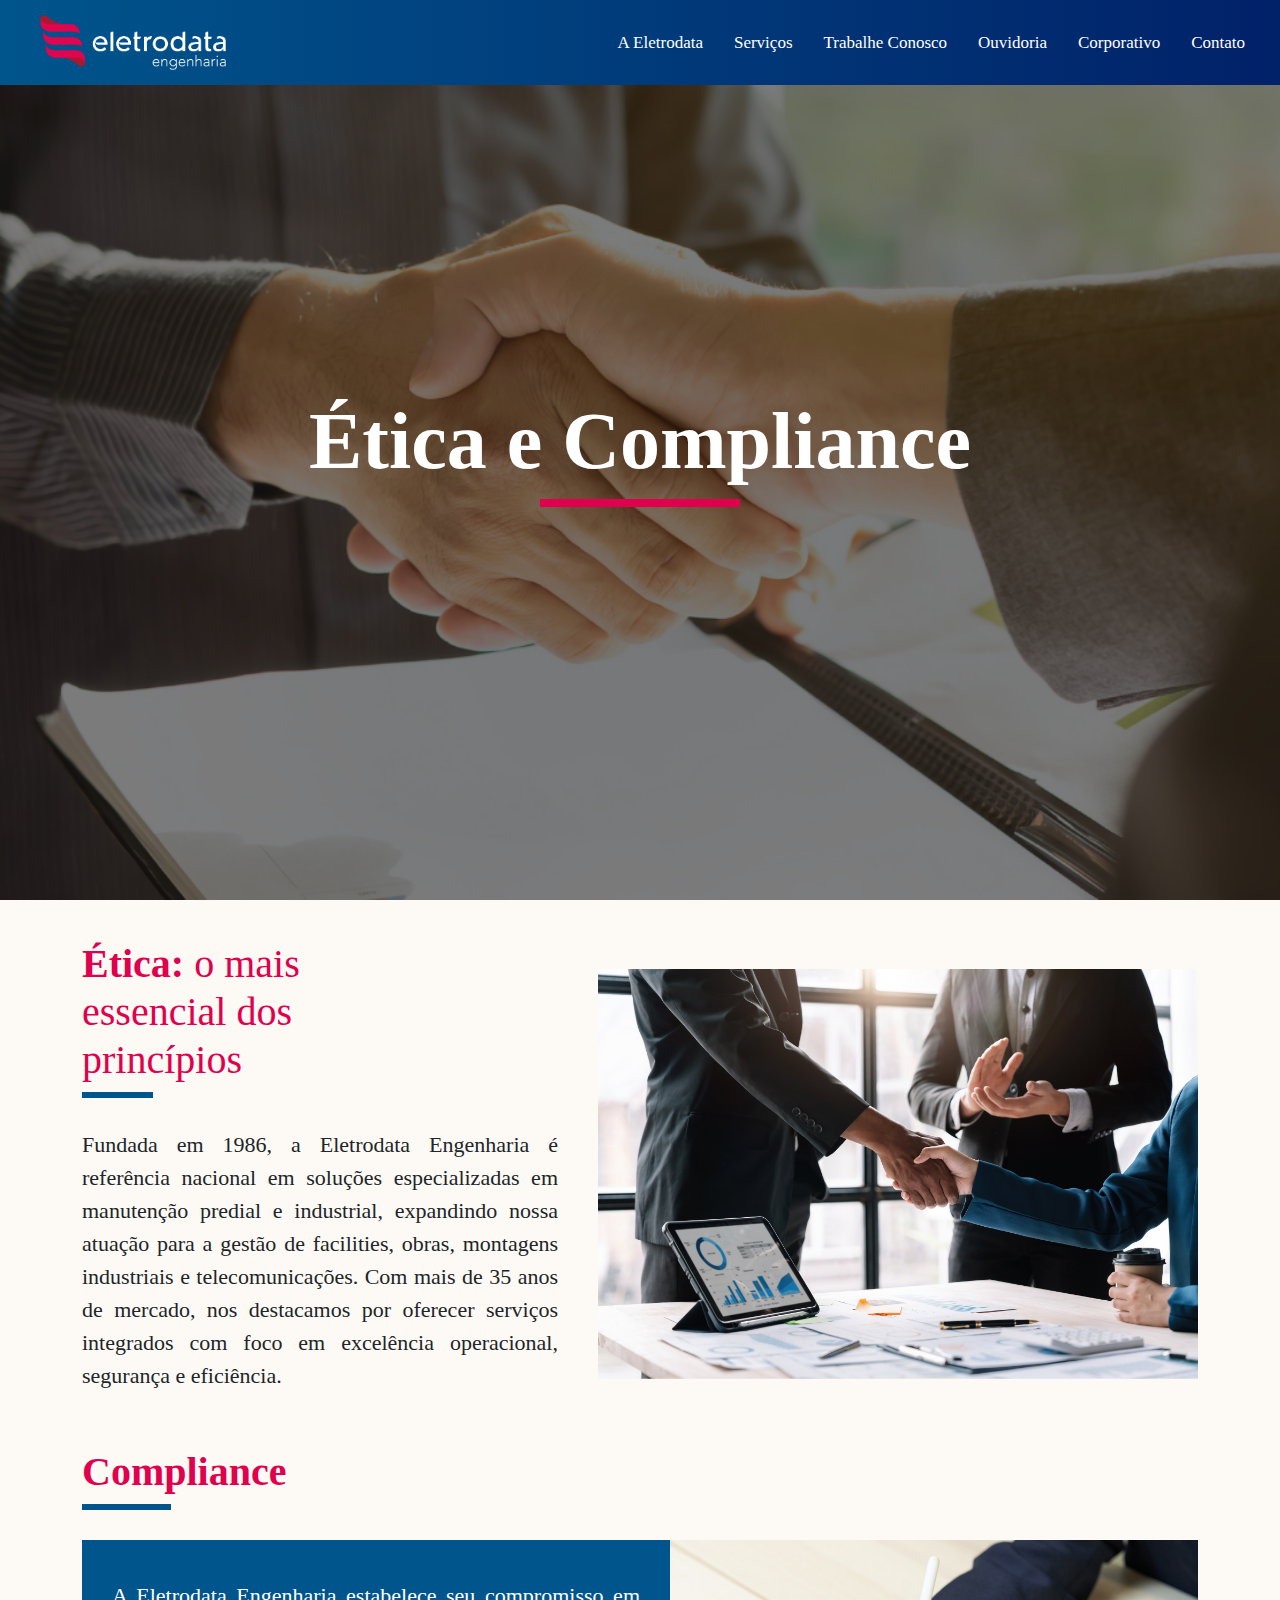
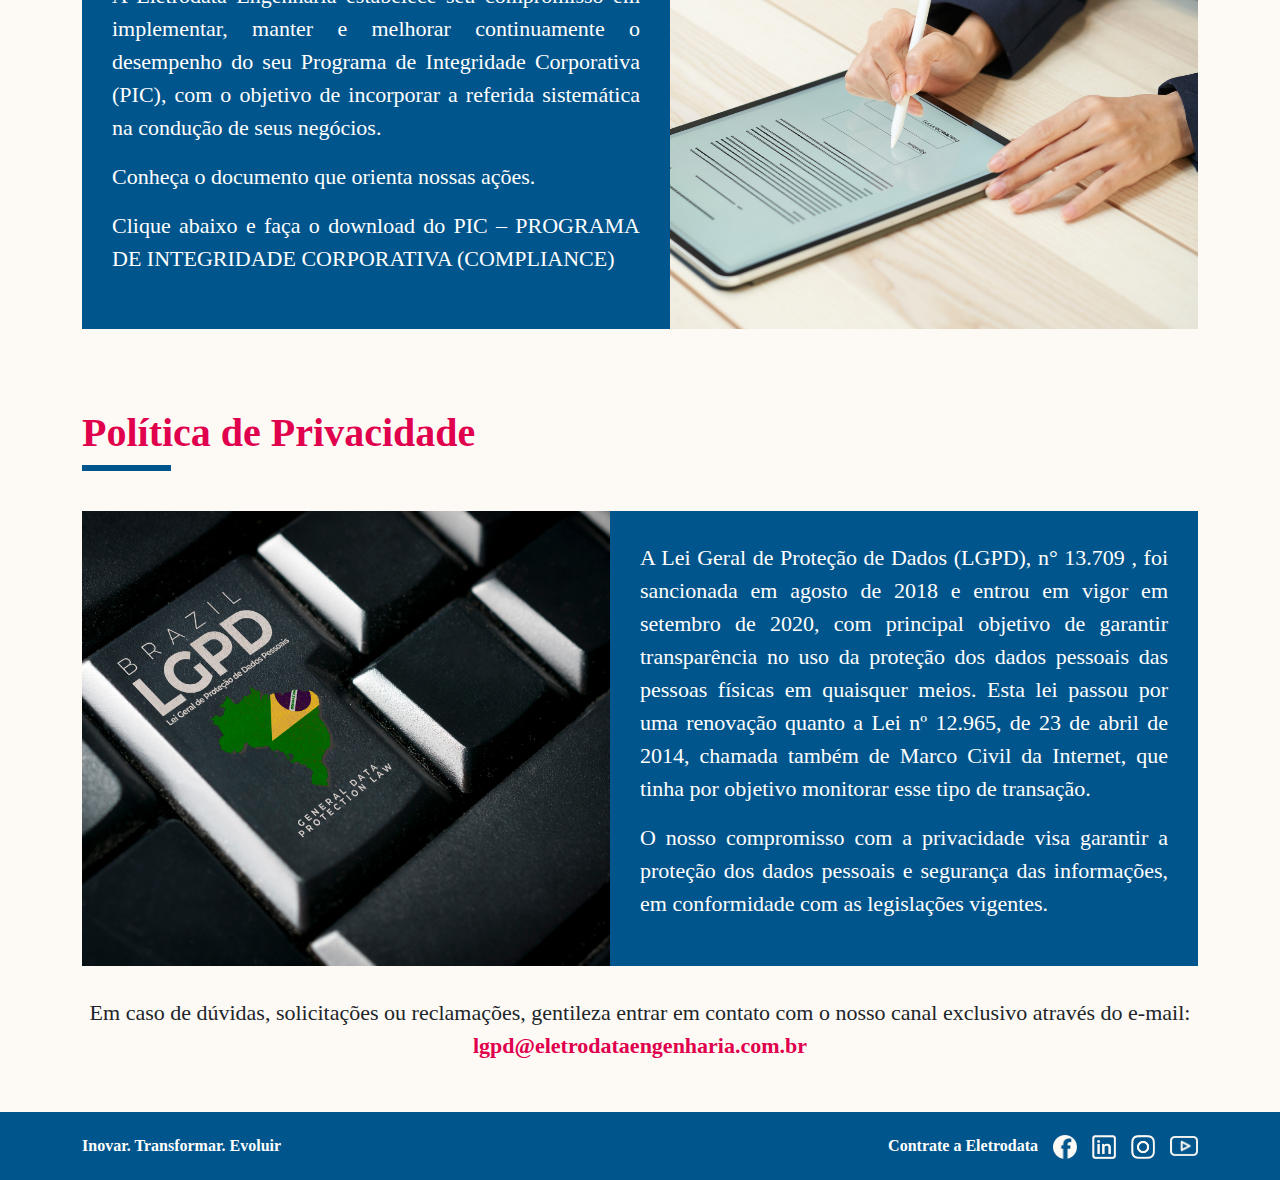
<file: templates/etica_compliance.html>
<!DOCTYPE html>
<html lang="pt-br">
<head>
  <meta charset="UTF-8">
  <meta name="viewport" content="width=device-width, initial-scale=1">
  <title>Eletrodata Engenharia</title>
  <link rel="icon" href="../media/logo1.png">
  <link href="https://cdn.jsdelivr.net/npm/bootstrap@5.3.3/dist/css/bootstrap.min.css" rel="stylesheet">
  <link rel="stylesheet" href="../static/css/base.css">
  <link rel="stylesheet" href="../static/css/style_etica.css">
</head>

<body>

    <!-- Navbar -->
  <nav class="navbar navbar-expand-lg navbar-gradient fixed-top">
    <div class="container-fluid">
      <a class="navbar-brand" href="index.html">
        <img src="../media/Logo.png" alt="Logo Eletrodata">
      </a>
      <button class="navbar-toggler text-white" type="button" data-bs-toggle="collapse" data-bs-target="#navmenu">
        <span class="navbar-toggler-icon"></span>
      </button>

      <div class="collapse navbar-collapse justify-content-end" id="navmenu">
        <ul class="navbar-nav">
          <li class="nav-item dropdown">
            <a class="nav-link" href="#">
              A Eletrodata
            </a>
            <ul class="dropdown-menu">
              <li><a class="dropdown-item" href="sobre.html">Quem Somos</a></li>
              <li><a class="dropdown-item" href="etica_compliance.html">Ética e Compliance</a></li>
              <li><a class="dropdown-item" href="#">Segmentos e Clientes</a></li>
              <li><a class="dropdown-item" href="#">Trabalhe conosco</a></li>
            </ul>
          </li>

          <li class="nav-item dropdown">
            <a class="nav-link" href="#">
              Serviços
            </a>
            <ul class="dropdown-menu">
              <li><a class="dropdown-item" href="#">Manutenção Predial e Industrial</a></li>
              <li><a class="dropdown-item" href="#">Gestão de Facilities</a></li>
              <li><a class="dropdown-item" href="#">Gestão de Sistemas Críticos</a></li>
              <li><a class="dropdown-item" href="#">HVAC</a></li>
              <li><a class="dropdown-item" href="#">Telecomunicações</a></li>
              <li><a class="dropdown-item" href="#">Construção Civil</a></li>
            </ul>
          </li>

          <li class="nav-item">
            <a class="nav-link" href="#">Trabalhe Conosco</a>
          </li>
          <li class="nav-item">
            <a class="nav-link" href="#">Ouvidoria</a>
          </li>

          <li class="nav-item dropdown">
            <a class="nav-link" href="#">
              Corporativo
            </a>
            <ul class="dropdown-menu">
              <li><a class="dropdown-item" href="https://webmail.eletrodataengenharia.com.br/">Webmail</a></li>
              <li><a class="dropdown-item" href="https://www.dropbox.com/scl/fo/9wzatyvy8f4n39ykdo8v1/AF5zCEoeKIyqBXG5KF_z0X8?rlkey=rjaojz6cvo1uxaey7tdfz9mgr&dl=0">PGI</a></li>
              <li><a class="dropdown-item" href="https://portais.eletrodataengenharia.com.br/users/login">MHSW</a></li>
            </ul>
          </li>

          <li class="nav-item">
            <a class="nav-link" href="#Contato">Contato</a>
          </li>
        </ul>
      </div>
    </div>
  </nav>


  <!--HERO-->
  <section class="hero" id="hero">
    <div class="overlay"></div>
    <div class="container">
      <h1><strong>Ética e Compliance</strong></h1>
      <div class="linha"></div>
    </div>
  </section>


  <!--ETICA-->
    <section class="etica">
        <div class="container">
            <div class="etica-conteudo">
                <div class="texto">
                    <h1><strong>Ética:</strong> o mais essencial dos princípios</h1>
                    <div class="linha"></div>
                    <p>
                    Fundada em 1986, a Eletrodata Engenharia é referência nacional em soluções especializadas em manutenção predial e industrial, expandindo nossa atuação para a gestão de facilities, obras, montagens industriais e telecomunicações. Com mais de 35 anos de mercado, nos destacamos por oferecer serviços integrados com foco em excelência operacional, segurança e eficiência.
                    </p>
                </div>
                <div class="imagem">
                    <img src="../media/etica.png" alt="Imagem representando ética">
                </div>
            </div>
        </div>
    </section>


    <!--COMPLIANCE-->
    <section class="compliance">
        <div class="container">
            <h1>Compliance</h1>
            <div class="linha"></div>
            <div class="compliance-conteudo">
                <div class="texto">
                    <p>A Eletrodata Engenharia estabelece seu compromisso em implementar, manter e melhorar continuamente o desempenho do seu Programa de Integridade Corporativa (PIC), com o objetivo de incorporar a referida sistemática na condução de seus negócios.</p>
                    <p>Conheça o documento que orienta nossas ações.</p>
                    <p>Clique abaixo e faça o download do PIC – PROGRAMA DE INTEGRIDADE CORPORATIVA (COMPLIANCE)</p>
                </div>
                <div class="imagem">
                    <img src="../media/Compliance.png" alt="Imagem representando compliance">
                </div>
            </div>
        </div>
    </section>


    <!--Politica-->
    <section class="politica">
        <div class="container">
            <h1>Política de Privacidade</h1>
            <div class="linha"></div>
            <div class="politica-conteudo">
              <div class="imagem">
                <img src="../media/LGPD.png" alt="Imagem representando politica">
              </div>
              <div class="texto">
                <p>A Lei Geral de Proteção de Dados (LGPD), n° 13.709 , foi sancionada em agosto de 2018 e entrou em vigor em setembro de 2020, com principal objetivo de garantir transparência no uso da proteção dos dados pessoais das pessoas físicas em quaisquer meios. Esta lei passou por uma renovação quanto a Lei nº 12.965, de 23 de abril de 2014, chamada também de Marco Civil da Internet, que tinha por objetivo monitorar esse tipo de transação.</p>
                <p>O nosso compromisso com a privacidade visa garantir a proteção dos dados pessoais e segurança das informações, em conformidade com as legislações vigentes.</p>
              </div>
          </div>
    </section>


    <!--E-MAIL-->

    <section class="email">
      <div class="container">
        <p>Em caso de dúvidas, solicitações ou reclamações, gentileza entrar em contato com o nosso canal exclusivo através do e-mail: <span class="email-cor">lgpd@eletrodataengenharia.com.br</span></p>
      </div>
    </section>


    <!--FOOTER-->
    <footer>
    <div class="container">
        <p><strong>Inovar. Transformar. Evoluir</strong></p>

        <div class="social">
        <p><strong>Contrate a Eletrodata</strong></p>
        <a href="https://facebook.com/eletrodataengenharia" target="_blank" rel="noopener noreferrer"><img src="../media/12.png" alt="Facebook"></a>
        <a href="https://linkedin.com/company/eletrodata-engenharia"><img src="../media/13.png" alt="LinkedIn"></a>
        <a href="https://instagram.com/eletrodataengenharia"><img src="../media/14.png" alt="Instagram"></a>
        <a href="https://youtube.com/@Eletrodata_Engenharia"><img class="youtube" src="../media/15.png" alt="YouTube"></a>
        </div>
    </div>
    </footer>

  <script src="https://cdn.jsdelivr.net/npm/bootstrap@5.3.3/dist/js/bootstrap.bundle.min.js"></script>
</body>
</html>
</file>
<file: style.css>
:root {
  --default-font: "Roboto";
  --heading-font: "Roboto",  sans-serif;
  --nav-font: "Roboto",  sans-serif;
}

html{
  overflow-x: hidden;
}

body{
    background-color: #fdfaf5;
    font-family: var(--default-font);
    overflow-x: hidden;
}

/* NAVBAR */

.navbar-gradient {
  background: linear-gradient(to right, #00558C, #012169);
  height: 85px;
}

.navbar-nav .nav-link {
  color: white !important;
  position: relative;
  overflow: hidden;
  margin-right: 15px;
  font-size: 17px;
}

.navbar-nav .nav-link:after {
  content: '';
  position: absolute;
  left: 0;
  bottom: 0;
  height: 2px;
  top: 33px;
  width: 0;
  background-color: #E0004D;
  transition: width 0.3s ease-in-out;
}

.navbar-nav .nav-link:hover::after {
  width: 100%;
}

.dropdown:hover .dropdown-menu {
  display: block;
  opacity: 1;
  transform: translateY(0);
  visibility: visible;
  pointer-events: auto;
}

.dropdown-menu {
  background-color: #ffffff;
  border: none;
  margin-top: 0; 
  opacity: 0;
  transform: translateY(10px);
  transition: opacity 0.3s ease, transform 0.3s ease, visibility 0.3s ease;
  display: block; 
  visibility: hidden;
  pointer-events: none;
}

.dropdown-menu .dropdown-item {
  color: #00558c !important;
}

.dropdown-menu .dropdown-item:hover {
  color: #E0004D !important;
  background-color: #ffffff;
}

.navbar-brand img {
  height: 55px;
  margin-left: 15%;
}

/* HERO */

.hero {
  position: relative;
  overflow: hidden;
  height: 100vh;
  color: #E0004D;
}

/* Pseudo-elemento para a imagem animada */
.hero::before {
  content: "";
  position: absolute;
  top: 0; left: 0; right: 0; bottom: 0;
  background: url('Site.png') center center / cover no-repeat;
  z-index: 0;
  animation: zoomInOut 15s ease-in-out infinite;
  transform-origin: center center;
}

.hero .overlay {
  position: absolute;
  top: 0; left: 0; right: 0; bottom: 0;
  background-color: rgba(0, 0, 0, 0.5);
  z-index: 1;
}

.hero .container {
  position: relative;
  z-index: 2;
  top: 20%;
  margin-left: 5%;
  background-color: #fdfaf5d0;
  padding: 50px;
  width: 700px;
  height: 500px;
}

  .hero .linha{
    width: 15%;
    border: 5px solid #00558C;
    margin-top: 5%;
  }
  
  .hero h1 {
    font-size: 40px;
  }
  
  .hero p {
    font-size: 30px;
    margin-top: 5%;
    color: #343434;
  }

  .hero .botao{
    border: 5px solid #E0004D;
    background-color: transparent;
    color: #343434;
    font-size: 25px;
    font-weight: bold;
    padding: 5px;
    width: 35%;
    margin-top: 3%;
    transition: 0.3s ease;
  }

  .hero .botao:hover{
    background-color: #E0004D;
    color: #ffffff;
  }

  @keyframes zoomInOut {
  0%, 100% {
    transform: scale(1);
  }
  50% {
    transform: scale(1.1);
  }
}

  /* SOBRE */

  .sobre .container h1{
    color: #E0004D;
    margin-top: 5%;
    font-weight: bold;
    font-size: 40px;
  }

  .sobre .container p{
    font-size: 25px;
    margin-top: 2%;
  }

  .sobre .container .botao-sobre{
    border: 5px solid #E0004D;
    background-color: #E0004D;
    color: #ffffff;
    font-size: 25px;
    font-weight: bold;
    padding: 5px;
    width: 20%;
    margin-top: 2%;
    transition: 0.5s ease;
  }

  .sobre .container .botao-sobre:hover{
    background-color: transparent;
    color: #343434;
  }

  .sobre .container .sobre-cards{
    position: relative;
    justify-content: center;
    display: flex;
    margin-top: 60px;
    gap: 120px;
    margin-bottom: 60px;
  }

  .sobre .container .card{
    width: 25%;
    padding: 30px;
    border-radius: 0;
    border: none;
    position: relative;
    box-shadow: 0 2px 10px rgba(0, 0, 0, 0.5);
    transition: 0.3s ease, box-shadow 0.3s ease;
  }

  .sobre .container .card:hover{
    transform: translateY(-10px);
    box-shadow: 0 8px 16px rgba(0, 0, 0, 0.2);
  }

  .sobre .container .card .icone {
  position: absolute;
  top: -15px;
  right: -15px;
  background-color: #E0004D;
  border-radius: 50%;
  width: 40px;
  height: 40px;
  display: flex;
  align-items: center;
  justify-content: center;
}

.sobre .container .card .icone img {
  width: 100px;
  height: 100px;
}

  .sobre .container .card h2{
    color: #E0004D;
    font-size: 30px;
    font-weight: bold;
  }

  .sobre .container .card h3{
    font-weight: bold;
  }

  .sobre .container .card .linha{
    width: 30%;
    border: 2px solid #00558C;
    margin-top: 3%;
  }

  .sobre .container .card p{
    font-size: 25px;
  }


  /* OPORTUNIDADE */

  .oportunidade{
    background-color: #00558C;
  }

  .oportunidade .container {
    display: flex;
    align-items: center; 
    justify-content: center; 
    padding: 40px;
    gap: 100px; 
    flex-wrap: wrap; 
    text-align: center;
  }

  .oportunidade .container button {
    width: auto; 
    font-size: 20px;
    font-weight: bold;
    padding: 15px 25px;
    color: #E0004D;
    border: none;
    background-color: #fdfaf5;
    cursor: pointer;
    transition: 0.5s ease;
  }

  .oportunidade .container button:hover{
    background-color: #E0004D;
    color: #ffffff;
  }

  .oportunidade .container .deficiente {
    display: flex;
    align-items: center;
    gap: 15px;
  }

  .oportunidade .container .deficiente img {
    width: 60px;
  }

  .oportunidade .container .deficiente h1 {
    color: #ffffff;
    font-size: 30px;
    width: 450px;
    line-height: 1.2;
    text-align: left;
  }


  /* ESTADOS */

  .estados {
  position: relative;
  overflow: hidden;
  height: 85vh;
  color: #E0004D;
  }

  /* Pseudo-elemento para a imagem animada */
  .estados::before {
    content: "";
    position: absolute;
    top: 0; left: 0; right: 0; bottom: 0;
    background: url('Site ELETRODATA (1).png') center center / cover no-repeat;
    z-index: 0;
    animation: zoomInOut 15s ease-in-out infinite;
    transform-origin: center center;
  }

  .estados .overlay {
    position: absolute;
    top: 0; left: 0; right: 0; bottom: 0;
    background-color: #00548c31;
    z-index: 1;
  }

 .estados .container {
  display: flex;
  position: relative;
  z-index: 2;
  padding: 40px;
  height: 100vh;
  align-items: flex-start;
  margin-top: 50px;
}

.conteudo-esquerdo {
  z-index: 3;
  width: 40%;
}

.estados .container h1 {
  font-size: 36px;
  font-weight: bold;
  color: #ffffff;
  margin-bottom: 0px;
  font-style: oblique;
}

  .estados .container .linha{
    width: 30%;
    border: 2px solid #E0004D;
    margin-top: 0;
    margin-bottom: 20px;
  }

.lista-estados {
  display: flex;
  flex-wrap: wrap;
  gap: 10px;
  max-width: 400px;
}

.lista-estados p {
  background-color: #00558C;
  color: white;
  padding: 8px 16px;
  border-radius: 4px;
  font-weight: bold;
  flex: 1 1 45%;
  text-align: center;
  margin: 0;
}

.mapa {
  position: relative;
  top: -60px;
  height: 100%;
  width: 70%;
  display: flex;
  justify-content: flex-end;
  align-items: center;
  z-index: 2;
  pointer-events: none;
}

.mapa img {
  height: auto;
  width: 70%;
  max-width: none;
  object-fit: contain;
}

@media (max-width: 991px) {
  .navbar-brand img {
    margin-left: 0;
  }

  .navbar-collapse {
    background: linear-gradient(to right, #00558C, #012169);
    z-index: 1;
  }

  .navbar-nav {
    background: linear-gradient(to right, #00558C, #012169);
    padding: 10px;
  }

  .navbar-nav .nav-link {
    color: white !important;
  }

  .navbar-nav .nav-link:after {
    background-color: transparent;
  }

  .dropdown-menu {
    position: static !important;
    float: none;
    width: 100%;
    margin: 0;
    background-color: #ffffff !important;
    border: none;
    box-shadow: none;
    display: none;
  }

  .dropdown.show .dropdown-menu {
    display: block !important;
  }

  .dropdown-menu .dropdown-item {
    color: #00558c !important;
  }

  .dropdown-menu .dropdown-item:hover {
    color: #E0004D !important;
    background-color: #ffffff;
  }

   /* HERO */
  .hero .container {
    width: 90%;
    height: auto;
    padding: 30px;
    top: 35%;
  }

  .hero h1 {
    font-size: 30px;
  }

  .hero p {
    font-size: 22px;
  }

  .hero .botao {
    font-size: 20px;
    width: 60%;
  }

  /* SOBRE */
  .sobre .container p {
    font-size: 20px;
  }

  .sobre .container .botao-sobre {
    width: 50%;
    font-size: 20px;
  }

  .sobre .container .sobre-cards {
    flex-direction: column;
    align-items: center;
    gap: 40px;
  }

  .sobre .container .card {
    width: 90%;
  }

  .sobre .container .card p {
    font-size: 18px;
  }

  /* OPORTUNIDADE */
  .oportunidade .container {
    flex-direction: column;
    gap: 40px;
    padding: 20px;
  }

  .oportunidade .container .deficiente {
    align-items: flex-start;
    width: 60%;
  }

  .oportunidade .container .deficiente h1 {
    width: 100%;
    font-size: 22px;
    text-align: left;
  }

  /* ESTADOS */
  .estados {
    display: flex;
    flex-direction: column;
    align-items: center;
    padding: 30px 15px;
    text-align: center;
  }

  .estados .container {
    display: flex;
    flex-direction: column;
    align-items: center;
    width: 100%;
  }

  .conteudo-esquerdo {
    width: 100%;
    display: flex;
    flex-direction: column;
    align-items: center;
    text-align: center;
    margin-bottom: 30px;
  }

  .mapa {
    width: 100%;
    display: flex;
    justify-content: center;
    position: relative;
    margin-top: 30px;
  }

  .mapa img {
    width: 100%;
    max-width: 600px;
    height: 500px;
  }
}

/* Telas até 575px - celulares */
@media (max-width: 575px) {

  .hero .container{
    top: 25%;
  }

  .hero h1 {
    font-size: 24px;
  }

  .hero p {
    font-size: 18px;
  }

  .hero .botao {
    font-size: 18px;
    width: 80%;
  }

  .sobre .container h1 {
    font-size: 30px;
  }

  .sobre .container p {
    font-size: 18px;
    text-align: justify;
  }

  .sobre .container .botao-sobre {
    width: 80%;
  }

  .sobre .container .card{
    width: 80%;
  }

  .sobre .container .card h2 {
    font-size: 24px;
  }

  .sobre .container .card p {
    font-size: 16px;
  }

  .oportunidade .container button {
    font-size: 18px;
    padding: 10px 20px;
  }

  .oportunidade .container .deficiente{
    align-items: center;
    width: 80%;
  }

  .oportunidade .container .deficiente img {
    width: 50px;
  }

  .oportunidade .container .deficiente h1 {
    font-size: 18px;
    align-items: center;
  }

  .estados{
    height: 120vh;
  }

  .estados .container{
    margin-top: 0;
    padding: 0;
    height: 1200px;
  }

  .estados .container h1 {
    font-size: 28px;
  }

  .lista-estados p {
    font-size: 14px;
    padding: 6px 10px;
  }

  .mapa{
    width: 100%;
    max-width: 100%;
    display: flex;
    justify-content: center;
    align-items: center;
    overflow-x: hidden;
  }

  .mapa img{
    max-width: 100%;
    height: auto;
    display: block;
  }
}
</file>
<file: static/css/base.css>
:root {
  --default-font: "Roboto";
  --heading-font: "Roboto",  sans-serif;
  --nav-font: "Roboto",  sans-serif;
}

html{
  overflow-x: hidden;
  scroll-behavior: smooth;
}

body{
    background-color: #fdfaf5;
    font-family: var(--default-font);
    overflow-x: hidden;
}

/* NAVBAR */

.navbar-gradient {
  background: linear-gradient(to right, #00558C, #012169);
  height: 85px;
}

.navbar-nav .nav-link {
  color: white !important;
  position: relative;
  overflow: hidden;
  margin-right: 15px;
  font-size: 17px;
}

.navbar-nav .nav-link:after {
  content: '';
  position: absolute;
  left: 0;
  bottom: 0;
  height: 2px;
  top: 33px;
  width: 0;
  background-color: #E0004D;
  transition: width 0.3s ease-in-out;
}

.navbar-nav .nav-link:hover::after {
  width: 100%;
}

.dropdown:hover .dropdown-menu {
  display: block;
  opacity: 1;
  transform: translateY(0);
  visibility: visible;
  pointer-events: auto;
}

.dropdown-menu {
  background-color: #ffffff;
  border: none;
  margin-top: 0; 
  opacity: 0;
  transform: translateY(10px);
  transition: opacity 0.3s ease, transform 0.3s ease, visibility 0.3s ease;
  display: block; 
  visibility: hidden;
  pointer-events: none;
}

.dropdown-menu .dropdown-item {
  color: #00558c !important;
}

.dropdown-menu .dropdown-item:hover {
  color: #E0004D !important;
  background-color: #ffffff;
}

.navbar-brand img {
  height: 55px;
  margin-left: 15%;
}


/* FOOTER */

footer {
  background-color: #00558C;
  color: #fff;
  padding: 20px 40px;
}

footer .container {
  display: flex;
  justify-content: space-between;
  align-items: center;
  flex-wrap: wrap; /* para responsividade */
}

footer p {
  margin: 0;
  font-size: 1rem;
}

footer .social {
  display: flex;
  align-items: center;
  gap: 15px;
}

footer .social a img {
  width: 24px;
  height: 24px;
  object-fit: contain;
}

footer .social .youtube{
  width: 28px;
  height: 28px;
}
</file>
<file: static/css/style.css>
/* HERO */

.hero {
  position: relative;
  overflow: hidden;
  height: 100vh;
  color: #E0004D;
}

/* Pseudo-elemento para a imagem animada */
.hero::before {
  content: "";
  position: absolute;
  top: 0; left: 0; right: 0; bottom: 0;
  background: url('../img/Site.png') center center / cover no-repeat;
  z-index: 0;
  animation: zoomInOut 15s ease-in-out infinite;
  transform-origin: center center;
}

.hero .overlay {
  position: absolute;
  top: 0; left: 0; right: 0; bottom: 0;
  background-color: rgba(0, 0, 0, 0.5);
  z-index: 1;
}

.hero .container {
  position: relative;
  z-index: 2;
  top: 20%;
  margin-left: 5%;
  background-color: #fdfaf5d0;
  padding: 50px;
  width: 700px;
  height: 500px;
}

  .hero .linha{
    width: 15%;
    border: 5px solid #00558C;
    margin-top: 5%;
  }
  
  .hero h1 {
    font-size: 40px;
  }
  
  .hero p {
    font-size: 30px;
    margin-top: 5%;
    color: #343434;
  }

  .hero .botao{
    border: 5px solid #E0004D;
    background-color: transparent;
    color: #343434;
    font-size: 25px;
    font-weight: bold;
    padding: 5px;
    width: 35%;
    margin-top: 3%;
    transition: 0.3s ease;
  }

  .hero .botao:hover{
    background-color: #E0004D;
    color: #ffffff;
  }

  @keyframes zoomInOut {
  0%, 100% {
    transform: scale(1);
  }
  50% {
    transform: scale(1.1);
  }
}

  /* SOBRE */

  .sobre .container h1{
    color: #E0004D;
    margin-top: 5%;
    font-weight: bold;
    font-size: 40px;
  }

  .sobre .container .linha{
    width: 10%;
    border: 3px solid #00558C;
  }

  .sobre .container p{
    font-size: 25px;
    margin-top: 2%;
  }

  .sobre .container .botao-sobre{
    border: 5px solid #E0004D;
    background-color: #E0004D;
    color: #ffffff;
    font-size: 25px;
    font-weight: bold;
    padding: 5px;
    width: 20%;
    margin-top: 2%;
    transition: 0.5s ease;
  }

  .sobre .container .botao-sobre:hover{
    background-color: transparent;
    color: #343434;
  }

  .sobre .container .sobre-cards{
    position: relative;
    justify-content: center;
    display: flex;
    margin-top: 60px;
    gap: 120px;
    margin-bottom: 60px;
  }

  .sobre .container .card{
    width: 25%;
    padding: 30px;
    border-radius: 0;
    border: none;
    position: relative;
    box-shadow: 0 2px 10px rgba(0, 0, 0, 0.5);
    transition: 0.3s ease, box-shadow 0.3s ease;
  }

  .sobre .container .card:hover{
    transform: translateY(-10px);
    box-shadow: 0 8px 16px rgba(0, 0, 0, 0.2);
  }

  .sobre .container .card .icone {
  position: absolute;
  top: -15px;
  right: -15px;
  background-color: #E0004D;
  border-radius: 50%;
  width: 40px;
  height: 40px;
  display: flex;
  align-items: center;
  justify-content: center;
}

.sobre .container .card .icone img {
  width: 100px;
  height: 100px;
}

  .numero-linha {
    display: flex;
    gap: 5px;
  }

  .numero-linha h2 {
    color: #E0004D;
    font-size: 30px;
    font-weight: bold;
  }

  .sobre .container .card h3{
    font-weight: bold;
  }

  .sobre .container .card .linha{
    width: 30%;
    border: 2px solid #00558C;
    margin-top: 3%;
  }

  .sobre .container .card p{
    font-size: 25px;
  }


  /* SERVIÇOS */

  .servicos {
    padding: 40px 20px;
    text-align: center;
  }

  .servicos .container h1{
    font-size: 40px;
    text-align: left;
    color: #E0004D;
    font-weight: bold;
  }

  .servicos .container .linha{
    width: 10%;
    border: 3px solid #00558C;
    margin-bottom: 40px;
  }

  .cards-servicos {
  display: flex;
  flex-wrap: wrap;
  justify-content: center;
  gap: 100px;
}

.card-servico {
  width: 350px;
  text-align: center;
  transition: transform 0.3s;
}

.card-servico img {
  width: 100%;
  height: auto;
  
}

.card-servico p {
  margin-top: 15px;
  font-size: 20px;
  text-transform: uppercase;
  color: #E0004D;
}

.card-servico:hover {
  transform: translateY(-5px);
}

  /* OPORTUNIDADE */

  .oportunidade{
    background-color: #00558C;
  }

  .oportunidade .container {
    display: flex;
    align-items: center; 
    justify-content: center; 
    padding: 40px;
    gap: 100px; 
    flex-wrap: wrap; 
    text-align: center;
  }

  .oportunidade .container button {
    width: auto; 
    font-size: 20px;
    font-weight: bold;
    padding: 15px 25px;
    color: #E0004D;
    border: none;
    background-color: #fdfaf5;
    cursor: pointer;
    transition: 0.5s ease;
  }

  .oportunidade .container button:hover{
    background-color: #E0004D;
    color: #ffffff;
  }

  .oportunidade .container .deficiente {
    display: flex;
    align-items: center;
    gap: 15px;
  }

  .oportunidade .container .deficiente img {
    width: 60px;
  }

  .oportunidade .container .deficiente h1 {
    color: #ffffff;
    font-size: 30px;
    width: 450px;
    line-height: 1.2;
    text-align: left;
  }


  /* ESTADOS */

  .estados {
  position: relative;
  overflow: hidden;
  height: 85vh;
  color: #E0004D;
  }

  /* Pseudo-elemento para a imagem animada */
  .estados::before {
    content: "";
    position: absolute;
    top: 0; left: 0; right: 0; bottom: 0;
    background: url('../img/Site\ ELETRODATA\ \(1\).png') center center / cover no-repeat;
    z-index: 0;
    animation: zoomInOut 15s ease-in-out infinite;
    transform-origin: center center;
  }

  .estados .overlay {
    position: absolute;
    top: 0; left: 0; right: 0; bottom: 0;
    background-color: #00548c31;
    z-index: 1;
  }

 .estados .container {
  display: flex;
  flex-wrap: wrap; /* Permite quebrar em telas pequenas */
  gap: 40px;
  justify-content: space-between;
  position: relative;
  z-index: 2;
  padding: 40px;
  height: auto; /* Removido 100vh para evitar corte em mobile */
  align-items: flex-start;
  margin-top: 50px;
}

.conteudo-esquerdo {
  z-index: 3;
  flex: 1 1 400px; /* Cresce mas respeita um mínimo */
}

.estados .container h1 {
  font-size: 36px;
  font-weight: bold;
  color: #ffffff;
  margin-bottom: 0px;
}

  .estados .container .linha{
    width: 30%;
    border: 3px solid #E0004D;
    margin-top: 0;
    margin-bottom: 20px;
  }

.lista-estados {
  display: flex;
  flex-wrap: wrap;
  gap: 10px;
  max-width: 400px;
}

.lista-estados p {
  background-color: #00558C;
  color: white;
  padding: 8px 16px;
  border-radius: 4px;
  font-weight: bold;
  flex: 1 1 45%;
  text-align: center;
  margin: 0;
  box-shadow: 0 2px 10px rgba(0, 0, 0, 0.5);
  transition: 0.3s ease, box-shadow 0.3s ease;
}

.lista-estados p:hover{
  transform: translateY(-5px);
  box-shadow: 0 8px 16px rgba(0, 0, 0, 0.2);
}

.mapa {
  flex: 1 1 400px;
  display: flex;
  justify-content: center;
  align-items: center;
  z-index: 2;
  pointer-events: none;
  margin-top: 20px;
}

.mapa img {
  width: 100%;
  max-width: 500px;
  height: auto;
  object-fit: contain;
}


/* Clientes */

.cliente .container {
  display: flex;
  flex-wrap: wrap;
  justify-content: space-between;
  align-items: center;
  gap: 40px;
  padding: 40px 20px;
}

.cliente .esquerda {
  flex: 1 1 40%;
  display: flex;
  flex-direction: column;
  align-items: flex-start;
}

.cliente .esquerda button{
  border: none;
  font-size: 36px;
  font-weight: bold;
  background-color: #00558C;
  color: #ffffff;
  padding: 10px;
  width: 100%;
  margin-bottom: 0;
  text-align: center;
  height: 80px;
  transition: 0.3s ease;
}

.cliente .esquerda button:hover{
  height: 100px;
}

.cliente .esquerda img {
  max-width: 100%;
  height: auto;
}

.cliente .direita {
  flex: 1 1 55%;
  display: flex;
  flex-direction: column;
  gap: 16px;
}

.cliente p {
  font-size: 25px;
  line-height: 1.5;
}


/* CONTATO */

.contato {
  padding: 60px 20px;
  text-align: center;
}

.contato h1 {
  font-size: 40px;
  text-align: left;
  color: #E0004D;
  font-weight: bold;
}

.contato .linha{
  width: 10%;
  border: 3px solid #00558C;
  margin-bottom: 40px;
}

.contato-card {
  display: flex;
  justify-content: center;
  align-items: flex-start;
  flex-wrap: wrap;
  gap: 10px;
}

.card-contato {
  padding: 30px 20px;
  max-width: 400px;
  width: 100%;
  text-align: center;
}


.icone-contato img {
  width: 200px;
  height: 150px;
  margin-bottom: 20px;
}

.card-contato h2 {
  font-size: 30px;
  margin-bottom: 5px;
  color: #E0004D;
  font-weight: bold;
  margin-bottom: 10px;
}

.card-contato p {
  font-size: 20px;
  margin-bottom: 0;
}


/* FOOTER */

footer {
  background-color: #00558C;
  color: #fff;
  padding: 20px 40px;
}

footer .container {
  display: flex;
  justify-content: space-between;
  align-items: center;
  flex-wrap: wrap; /* para responsividade */
}

footer p {
  margin: 0;
  font-size: 16px;
}

footer .social {
  display: flex;
  align-items: center;
  gap: 15px;
}

footer .social a img {
  width: 24px;
  height: 24px;
  object-fit: contain;
}

footer .social .youtube{
  width: 28px;
  height: 28px;
}

@media (max-width: 991px) {
  .navbar-brand img {
    margin-left: 0;
  }

  .navbar-collapse {
    background: linear-gradient(to right, #00558C, #012169);
    z-index: 1;
  }

  .navbar-nav {
    background: linear-gradient(to right, #00558C, #012169);
    padding: 10px;
  }

  .navbar-nav .nav-link {
    color: white !important;
  }

  .navbar-nav .nav-link:after {
    background-color: transparent;
  }

  .dropdown-menu {
    position: static !important;
    float: none;
    width: 100%;
    margin: 0;
    background-color: #ffffff !important;
    border: none;
    box-shadow: none;
    display: none;
  }

  .dropdown.show .dropdown-menu {
    display: block !important;
  }

  .dropdown-menu .dropdown-item {
    color: #00558c !important;
  }

  .dropdown-menu .dropdown-item:hover {
    color: #E0004D !important;
    background-color: #ffffff;
  }

   /* HERO */
  .hero .container {
    width: 90%;
    height: auto;
    padding: 30px;
    top: 35%;
  }

  .hero h1 {
    font-size: 30px;
  }

  .hero p {
    font-size: 22px;
  }

  .hero .botao {
    font-size: 20px;
    width: 60%;
  }

  /* SOBRE */
  .sobre .container p {
    font-size: 20px;
  }

  .sobre .container .botao-sobre {
    width: 50%;
    font-size: 20px;
  }

  .sobre .container .sobre-cards {
    flex-direction: column;
    align-items: center;
    gap: 40px;
  }

  .sobre .container .card {
    width: 90%;
  }

  .sobre .container .card p {
    font-size: 18px;
  }

  /* OPORTUNIDADE */
  .oportunidade .container {
    flex-direction: column;
    gap: 40px;
    padding: 20px;
  }

  .oportunidade .container .deficiente {
    align-items: flex-start;
    width: 60%;
  }

  .oportunidade .container .deficiente h1 {
    width: 100%;
    font-size: 22px;
    text-align: left;
  }

  /* ESTADOS */
  .estados {
    display: flex;
    flex-direction: column;
    align-items: center;
    padding: 30px 15px;
    text-align: center;
  }

  .estados .container {
    display: flex;
    flex-direction: column;
    align-items: center;
    width: 100%;
    gap: 0;
    margin-top: 0;
  }

  .conteudo-esquerdo {
    width: 100%;
    display: flex;
    flex-direction: column;
    align-items: center;
    text-align: center;
    margin-bottom: 30px;
  }

  .mapa {
    width: 100%;
    display: flex;
    justify-content: center;
    position: relative;
    margin-top: 30px;
  }

  .mapa img {
    width: 100%;
    max-width: 600px;
    height: 500px;
  }

  .contato-card {
    flex-direction: column;
    align-items: center;
  }

  .card-contato{
    padding: 30px 0;
  }


}

/* Telas até 575px - celulares */
@media (max-width: 575px) {

  .hero .container{
    top: 25%;
  }

  .hero h1 {
    font-size: 24px;
  }

  .hero p {
    font-size: 18px;
  }

  .hero .botao {
    font-size: 18px;
    width: 80%;
  }

  .sobre .container h1 {
    font-size: 30px;
  }

  .sobre .container p {
    font-size: 18px;
    text-align: justify;
  }

  .sobre .container .botao-sobre {
    width: 80%;
  }

  .sobre .container .card{
    width: 80%;
  }

  .sobre .container .card h2 {
    font-size: 24px;
  }

  .sobre .container .card p {
    font-size: 16px;
  }

  .oportunidade .container button {
    font-size: 18px;
    padding: 10px 20px;
  }

  .oportunidade .container .deficiente{
    align-items: center;
    width: 80%;
  }

  .oportunidade .container .deficiente img {
    width: 50px;
  }

  .oportunidade .container .deficiente h1 {
    font-size: 18px;
    align-items: center;
  }

  .estados .container{
    margin-top: 0;
    padding: 0;
    height: 1200px;
  }

  .estados .container h1 {
    font-size: 28px;
  }

  .lista-estados p {
    font-size: 14px;
    padding: 6px 10px;
  }

  .conteudo-esquerdo{
    flex: none;
  }

  .mapa{
    width: 100%;
    max-width: 100%;
    display: flex;
    justify-content: center;
    align-items: center;
    overflow-x: hidden;
  }

  .mapa img{
    max-width: 100%;
    height: auto;
    display: block;
  }

  .cliente p{
    text-align: justify;
  }

  .card-contato .margin{
    font-size: 16px;
  }

  footer .container {
    flex-direction: column;
    align-items: center;
    text-align: center;
    gap: 15px;
  }

  footer p {
    width: 100%;
  }

  footer .social {
    flex-direction: row;
    flex-wrap: wrap;
    justify-content: center;
  }

  footer .social a {
    margin: 5px 0;
  }
}

@media (max-width: 330px){
  .sobre .container h1,
  .servicos .container h1, 
  .contato h1 {
    font-size: 30px;
  }

  .cliente .esquerda button{
    font-size: 30px;
  } 
}

@media (min-width: 1399px) {
  .mapa{
    left: -10%;
  }
}

@media (max-width: 1398px){
  .sobre .container .card{
    padding: 30px 20px 20px;
  }

  .oportunidade .container{
    gap: 30px;
    flex-wrap: nowrap;
  }

  .contato-card{
    flex-wrap: nowrap;
  }
}
</file>
<file: static/css/style_etica.css>
/* HERO */

.hero {
  position: relative;
  overflow: hidden;
  height: 100vh;
  color: #ffffff;
  display: flex;
  align-items: center;
  justify-content: center;
}

/* Pseudo-elemento para a imagem animada */
.hero::before {
  content: "";
  position: absolute;
  top: 0; left: 0; right: 0; bottom: 0;
  background: url('../img/bg-etica.png') center center / cover no-repeat;
  z-index: 0;
  animation: zoomInOut 15s ease-in-out infinite;
  transform-origin: center center;
}

.hero .overlay {
  position: absolute;
  top: 0; left: 0; right: 0; bottom: 0;
  background-color: rgba(0, 0, 0, 0.5);
  z-index: 2;
}

.hero .container {
  position: relative;
  z-index: 2;
  display: flex;
  flex-direction: column;
  align-items: center;
  justify-content: center;
}

  .hero .linha{
    width: 18%;
    border: 4px solid #E0004D;
    margin-top: 10px;
  }
  
  .hero h1 {
    font-size: 80px;
    margin: 0;
    color: #ffffff;
  }

@keyframes zoomInOut {
  0%, 100% {
    transform: scale(1);
  }
  50% {
    transform: scale(1.1);
  }
}


/*ETICA*/

.etica .etica-conteudo {
  display: flex;
  align-items: center;
  justify-content: space-between;
  gap: 40px;
  flex-wrap: wrap;
}

.etica .texto {
  flex: 1;
}

.etica .imagem img {
  max-width: 600px;
  width: 100%;
  height: auto;
  object-fit: contain;
  margin-top: 40px;
}

.etica h1 {
  font-size: 40px;
  width: 70%;
  color: #E0004D;
  margin-top: 40px;
}

.etica .linha {
    width: 15%;
    border: 3px solid #00558C;
    margin-bottom: 30px;
}

.etica p{
    font-size: 22px;
    text-align: justify;
}


/*COMPLIANCE*/

.compliance .compliance-conteudo {
  display: flex;
  align-items: stretch; /* Garante que ambos tenham mesma altura */
  justify-content: space-between;
  flex-wrap: wrap;
}

.compliance .texto {
  flex: 1;
  background-color: #00558C;
  padding: 30px;
  display: flex;
  flex-direction: column;
  justify-content: center;
}

.compliance .imagem {
  flex: 1;
  display: flex;
}

.compliance .imagem img {
  width: 100%;
  height: 100%;
  object-fit: cover; /* Garante que a imagem preencha totalmente */
}

.compliance h1 {
  font-size: 40px;
  font-weight: bold;
  width: 70%;
  color: #E0004D;
  margin-top: 40px;
}

.compliance .linha {
  width: 8%;
  border: 3px solid #00558C;
  margin-bottom: 30px;
}

.compliance p {
  font-size: 22px;
  color: #ffffff;
  text-align: justify;
}


/*Política de Privacidade*/

.politica h1 {
  font-size: 40px;
  font-weight: bold;
  width: 70%;
  color: #E0004D;
  margin-top: 80px;
}

.politica .linha {
  width: 8%;
  border: 3px solid #00558C;
  margin-bottom: 40px;
}

.politica p {
  font-size: 22px;
  color: #ffffff;
  text-align: justify;
}

.politica .politica-conteudo {
  display: flex;
  align-items: stretch; /* Garante que ambos tenham mesma altura */
  justify-content: space-between;
  flex-wrap: wrap;
}

.politica .texto {
  flex: 1;
  background-color: #00558C;
  padding: 30px;
  display: flex;
  flex-direction: column;
  justify-content: center;
}

.politica .imagem {
  flex: 1;
  display: flex;
}

.politica .imagem img {
  width: 100%;
  height: 100%;
  object-fit: cover; /* Garante que a imagem preencha totalmente */
}


/*EMAIL*/

.email p{
  font-size: 22px;
  text-align: center;
  margin-top: 30px;
  margin-bottom: 50px;
}

.email .email-cor{
  color: #E0004D;
  font-weight: bold;
}


/* Tablets e abaixo */
@media (max-width: 992px) {
  .hero h1 {
    font-size: 50px;
  }

  .hero .linha {
    width: 30%;
  }

  .etica h1, .compliance h1, .politica h1{
    width: 100%;
    text-align: center;
  }

  .linha {
    margin-left: auto;
    margin-right: auto;
    display: block;
  }

  .etica .linha{
    width: 50%;
  }

  .compliance .linha{
    width: 25%;
  }

  .politica .linha{
    width: 50%;
  }
}

/* Smartphones */
@media (max-width: 768px) {
  .hero {
    height: 100vh;
  }

  .hero h1 {
    font-size: 36px;
    text-align: center;
  }

  .hero .linha {
    width: 40%;
  }

  .etica .etica-conteudo,
  .compliance .compliance-conteudo,
  .politica .politica-conteudo {
    flex-direction: column;
    align-items: center;
  }

  .etica .texto,
  .compliance .texto,
  .politica .texto {
    text-align: center;
  }

  .email p {
    padding: 20px 15px;
    font-size: 1rem;
  }
}

/* Telas muito pequenas (ex: celulares menores) */

@media (max-width: 480px) {
  .hero {
    height: 100vh;
    padding: 0 15px;
  }

  .hero h1 {
    font-size: 26px;
    text-align: center;
  }

  .hero .linha {
    width: 60%;
    border-width: 2px;
  }

  .etica .texto,
  .compliance .texto,
  .politica .texto {
    padding: 15px;
    width: 100%;
    text-align: center;
  }

  .etica h1,
  .compliance h1,
  .politica h1 {
    font-size: 28px;
    width: 100%;
    text-align: center;
  }

  .etica p,
  .compliance p,
  .politica p {
    font-size: 18px;
    padding: 0 10px;
    text-align: justify;
  }

  .etica .imagem img,
  .compliance .imagem img,
  .politica .imagem img {
    max-width: 100%;
    height: auto;
    object-fit: contain;
  }

  .etica .linha,
  .compliance .linha,
  .politica .linha {
    width: 40%;
    margin-left: auto;
    margin-right: auto;
    margin-bottom: 20px;
  }

  .email p {
    font-size: 0.9rem;
    padding: 0 15px;
  }
}
</file>
